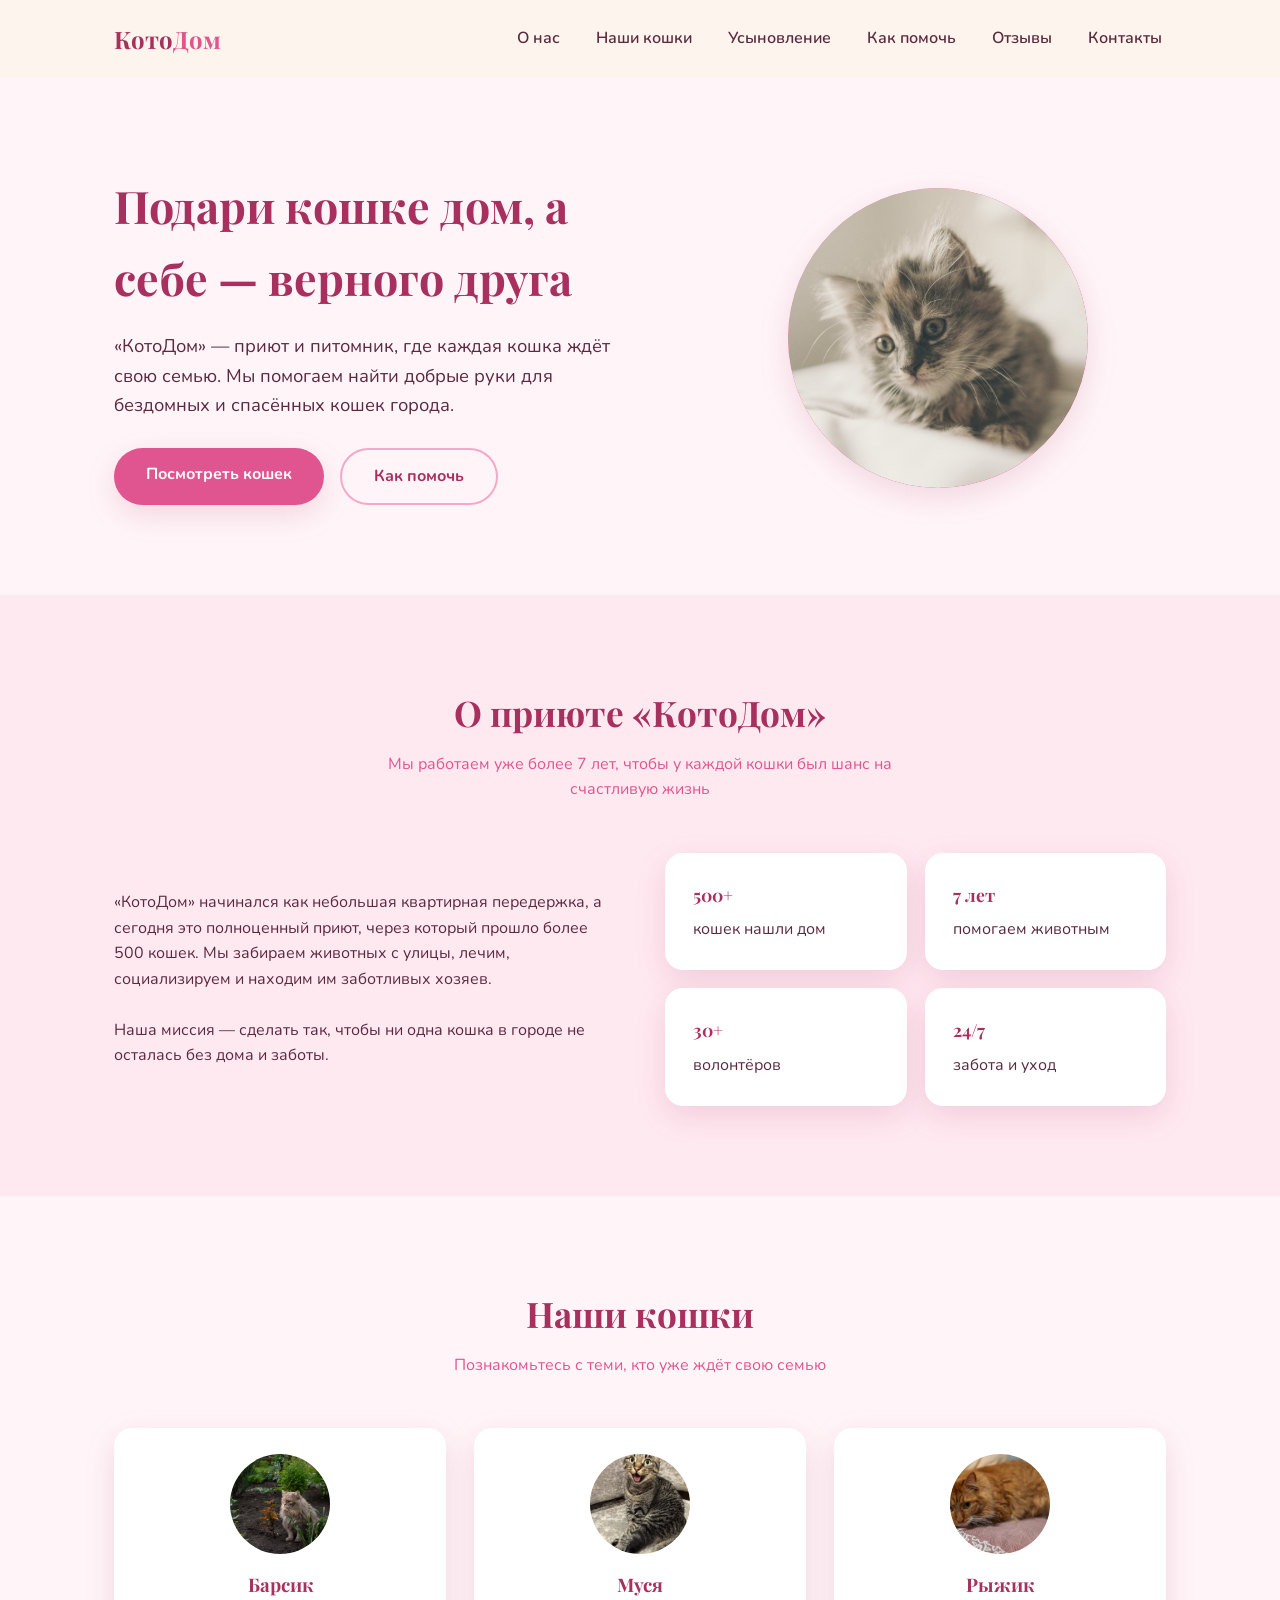
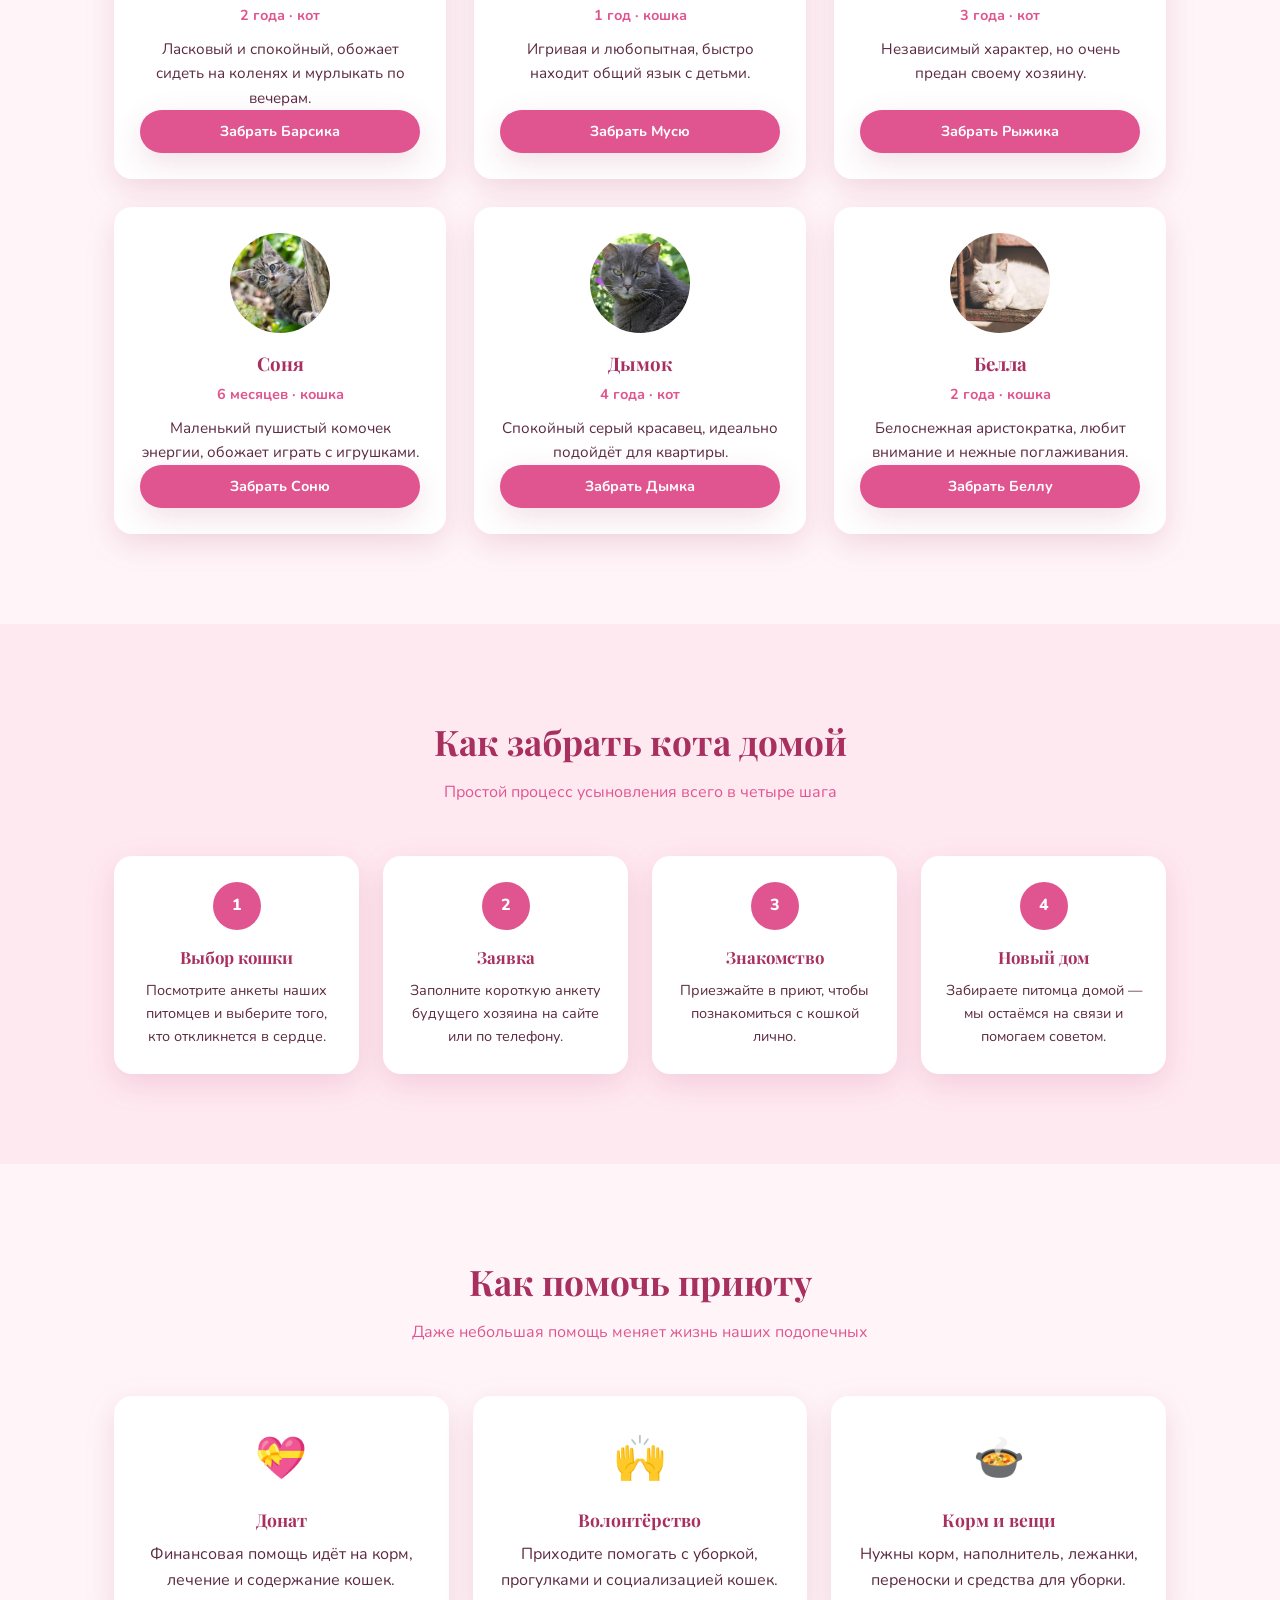
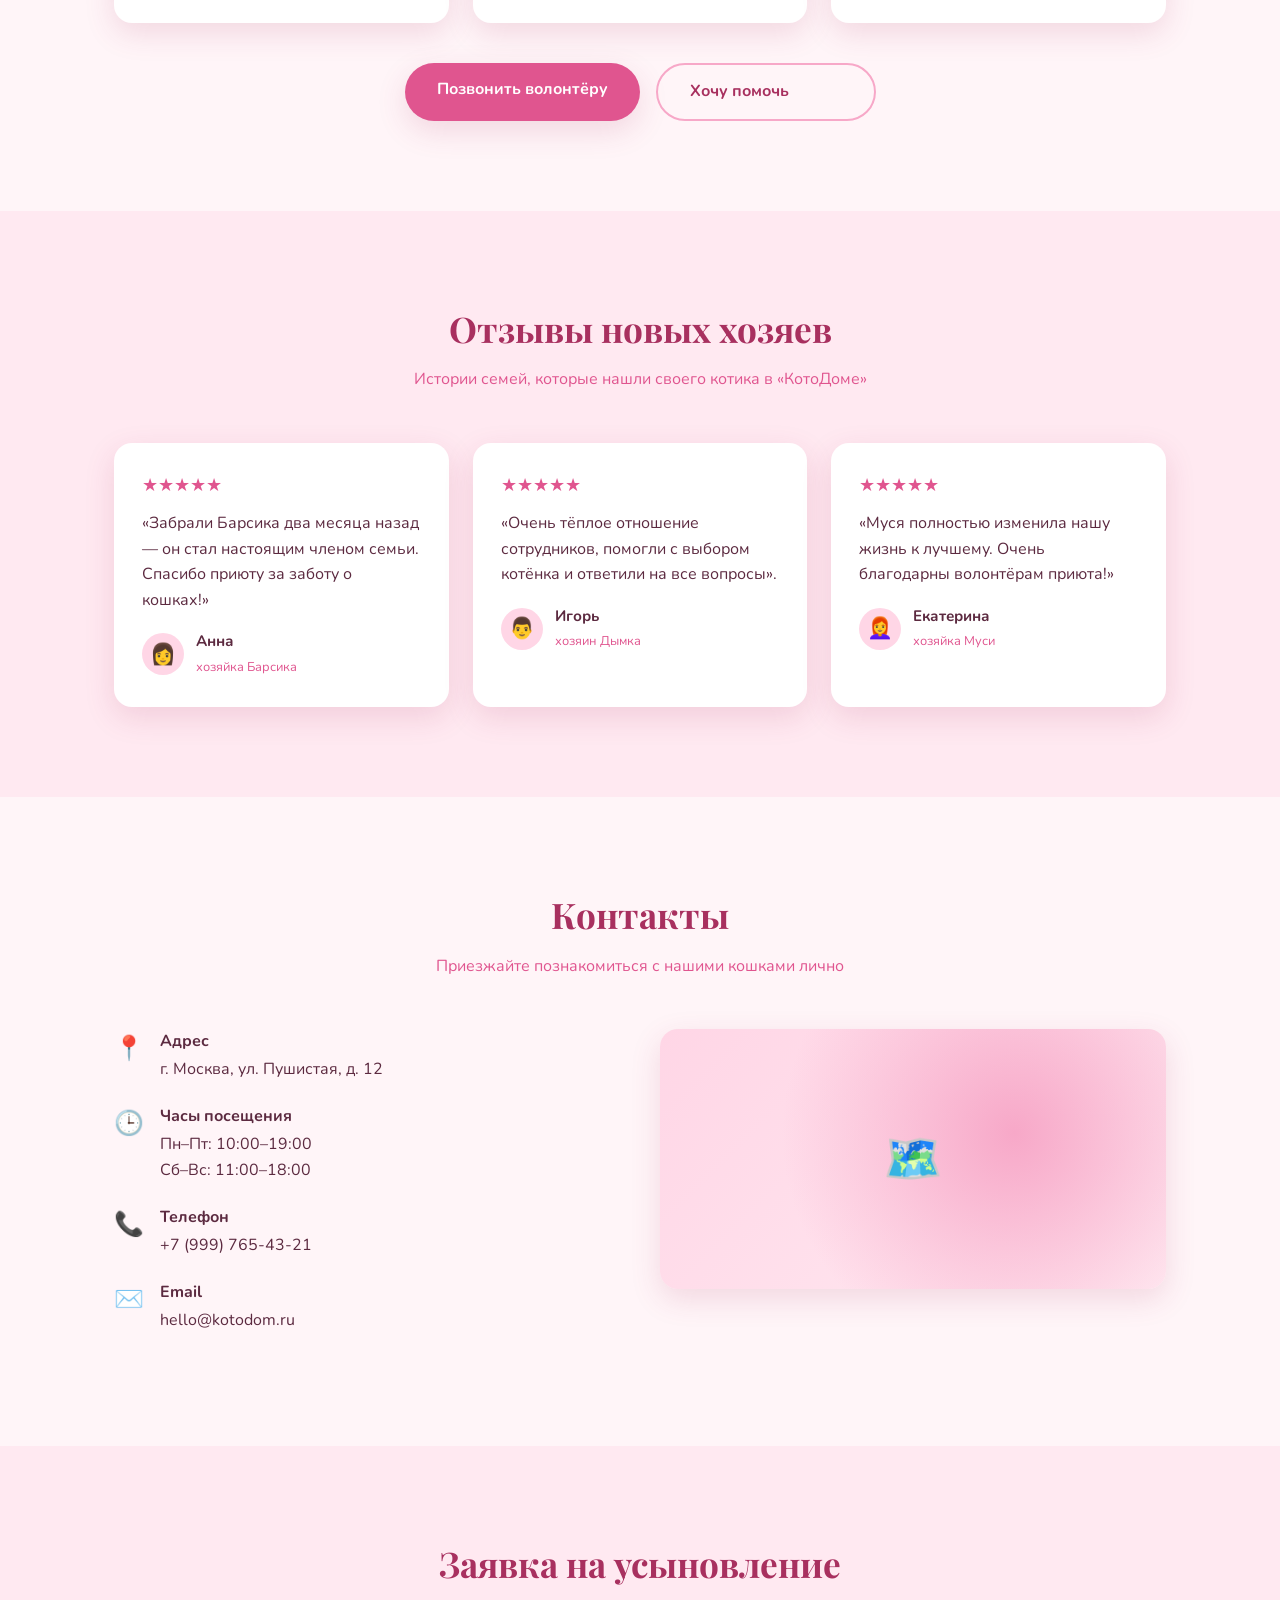
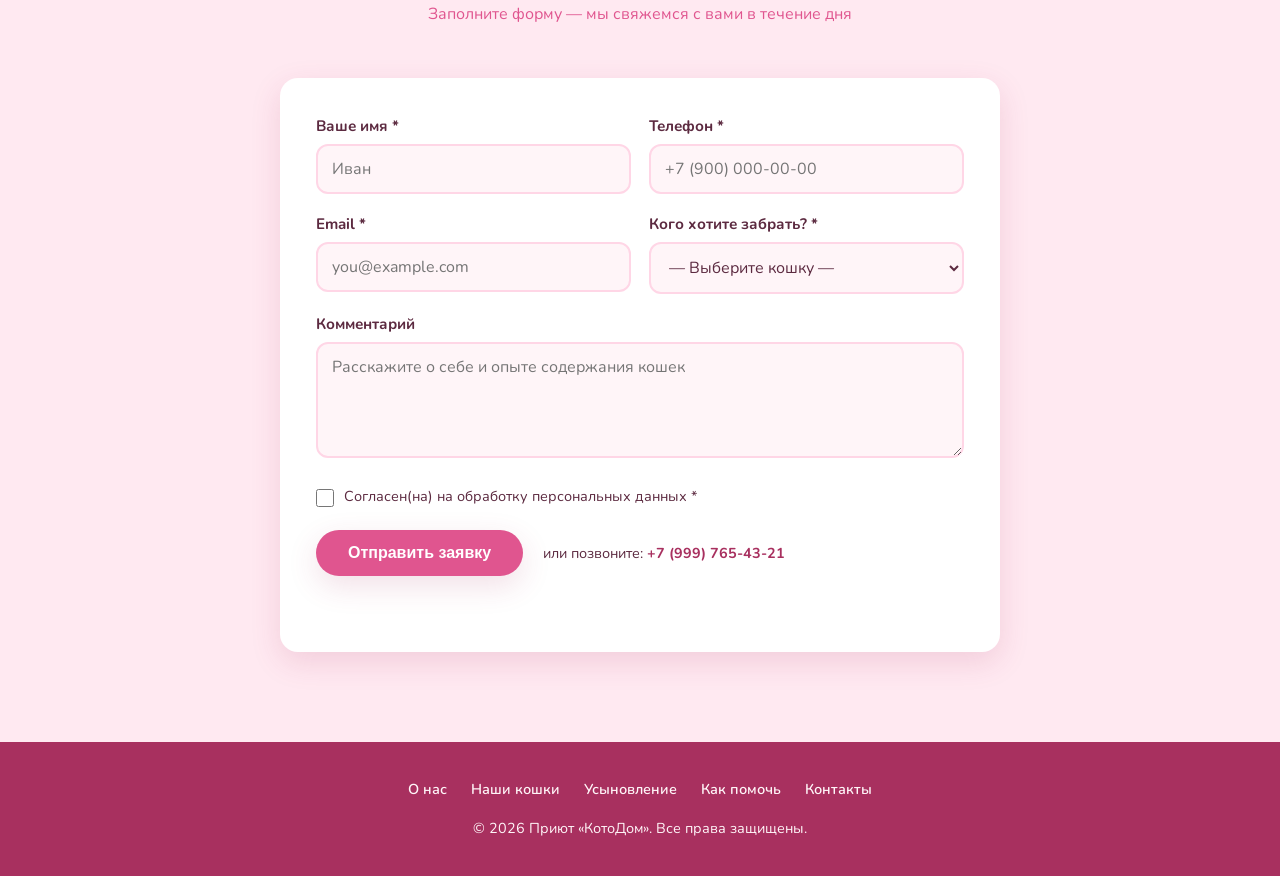
<file: index.html>
<!DOCTYPE html>
<html lang="ru">
<head>
<meta charset="UTF-8">
<meta name="viewport" content="width=device-width, initial-scale=1.0">
<meta name="description" content="Приют и питомник «КотоДом» — помогаем кошкам найти любящую семью. Более 500 кошек нашли дом: лечение, социализация, усыновление, помощь приюту.">
<meta name="author" content="Приют «КотоДом»">
<meta name="theme-color" content="#e0558f">

<!-- Open Graph -->
<meta property="og:type" content="website">
<meta property="og:locale" content="ru_RU">
<meta property="og:title" content="КотоДом — питомник и приют для кошек">
<meta property="og:description" content="Подари кошке дом, а себе — верного друга. Более 500 кошек уже нашли семью благодаря «КотоДому».">
<meta property="og:url" content="https://kotodom.ru/">
<meta property="og:image" content="https://kotodom.ru/og-image.jpg">
<meta property="og:site_name" content="КотоДом">

<!-- Twitter Card -->
<meta name="twitter:card" content="summary_large_image">
<meta name="twitter:title" content="КотоДом — питомник и приют для кошек">
<meta name="twitter:description" content="Подари кошке дом, а себе — верного друга. Более 500 кошек нашли семью.">
<meta name="twitter:image" content="https://kotodom.ru/og-image.jpg">

<link rel="canonical" href="https://kotodom.ru/">
<link rel="icon" type="image/svg+xml" href="favicon.svg">

<title>КотоДом — питомник и приют для кошек</title>

<!-- Шрифты -->
<link rel="preconnect" href="https://fonts.googleapis.com">
<link rel="preconnect" href="https://fonts.gstatic.com" crossorigin>
<link href="https://fonts.googleapis.com/css2?family=Nunito:wght@400;600;700;800&family=Playfair+Display:wght@600;700&display=swap" rel="stylesheet">

<!-- Стили (вынесены из монолита) -->
<link rel="stylesheet" href="css/base.css">
<link rel="stylesheet" href="css/components.css">
<link rel="stylesheet" href="css/responsive.css">

<!-- Структурированные данные: некоммерческая организация -->
<script type="application/ld+json">
{
  "@context": "https://schema.org",
  "@type": "NGO",
  "name": "КотоДом",
  "description": "Приют и питомник для кошек: лечение, социализация и поиск семьи для бездомных кошек.",
  "url": "https://kotodom.ru/",
  "email": "hello@kotodom.ru",
  "telephone": "+79997654321",
  "address": {
    "@type": "PostalAddress",
    "streetAddress": "ул. Пушистая, д. 12",
    "addressLocality": "Москва",
    "addressCountry": "RU"
  },
  "openingHours": ["Mo-Fr 10:00-19:00", "Sa-Su 11:00-18:00"],
  "areaServed": "Москва"
}
</script>
</head>
<body>

<header id="site-header">
  <div class="container nav-inner">
    <a href="#top" class="logo">Кото<span>Дом</span></a>
    <nav class="nav-links" aria-label="Основная навигация">
      <a href="#about">О нас</a>
      <a href="#cats">Наши кошки</a>
      <a href="#adoption">Усыновление</a>
      <a href="#help">Как помочь</a>
      <a href="#reviews">Отзывы</a>
      <a href="#contacts">Контакты</a>
    </nav>
    <button class="burger" id="burger" aria-label="Открыть меню" aria-expanded="false">
      <span></span><span></span><span></span>
    </button>
  </div>
  <nav class="mobile-menu" id="mobileMenu" aria-label="Мобильная навигация">
    <a href="#about">О нас</a>
    <a href="#cats">Наши кошки</a>
    <a href="#adoption">Усыновление</a>
    <a href="#help">Как помочь</a>
    <a href="#reviews">Отзывы</a>
    <a href="#contacts">Контакты</a>
  </nav>
</header>

<main>

  <!-- Hero -->
  <section class="hero" id="top">
    <div class="container" style="display:flex; align-items:center; gap:40px; flex-wrap:wrap;">
      <div class="hero-text">
        <h1>Подари кошке дом, а себе — верного друга</h1>
        <p>«КотоДом» — приют и питомник, где каждая кошка ждёт свою семью. Мы помогаем найти добрые руки для бездомных и спасённых кошек города.</p>
        <div class="hero-buttons">
          <a href="#cats" class="btn btn-primary">Посмотреть кошек</a>
          <a href="#help" class="btn btn-ghost">Как помочь</a>
        </div>
      </div>
      <div class="hero-visual">
        <div class="hero-circle">
          <img class="hero-cat-photo" src="иконка0.jpg" alt="Кот из приюта «КотоДом»" width="300" height="300" loading="lazy">
        </div>
      </div>
    </div>
  </section>

  <!-- About -->
  <section class="about" id="about">
    <div class="container">
      <div class="section-title">
        <h2>О приюте «КотоДом»</h2>
        <p>Мы работаем уже более 7 лет, чтобы у каждой кошки был шанс на счастливую жизнь</p>
      </div>
      <div class="about-grid">
        <div>
          <p>«КотоДом» начинался как небольшая квартирная передержка, а сегодня это полноценный приют, через который прошло более 500 кошек. Мы забираем животных с улицы, лечим, социализируем и находим им заботливых хозяев.</p>
          <br>
          <p>Наша миссия — сделать так, чтобы ни одна кошка в городе не осталась без дома и заботы.</p>
        </div>
        <div style="display:grid; grid-template-columns:1fr 1fr; gap:18px;">
          <div class="about-card">
            <h3>500+</h3>
            <p>кошек нашли дом</p>
          </div>
          <div class="about-card">
            <h3>7 лет</h3>
            <p>помогаем животным</p>
          </div>
          <div class="about-card">
            <h3>30+</h3>
            <p>волонтёров</p>
          </div>
          <div class="about-card">
            <h3>24/7</h3>
            <p>забота и уход</p>
          </div>
        </div>
      </div>
    </div>
  </section>

  <!-- Cats -->
  <section id="cats">
    <div class="container">
      <div class="section-title">
        <h2>Наши кошки</h2>
        <p>Познакомьтесь с теми, кто уже ждёт свою семью</p>
      </div>
      <div class="cats-grid">
        <div class="cat-card">
          <img class="cat-avatar" src="барсик1.jpg" alt="Кот Барсик" width="100" height="100" loading="lazy">
          <h3>Барсик</h3>
          <div class="cat-age">2 года · кот</div>
          <p>Ласковый и спокойный, обожает сидеть на коленях и мурлыкать по вечерам.</p>
          <a href="#adopt-form" class="btn btn-primary cat-adopt-btn" data-cat="Барсик">Забрать Барсика</a>
        </div>
        <div class="cat-card">
          <img class="cat-avatar" src="муся2.jpg" alt="Кошка Муся" width="100" height="100" loading="lazy">
          <h3>Муся</h3>
          <div class="cat-age">1 год · кошка</div>
          <p>Игривая и любопытная, быстро находит общий язык с детьми.</p>
          <a href="#adopt-form" class="btn btn-primary cat-adopt-btn" data-cat="Муся">Забрать Мусю</a>
        </div>
        <div class="cat-card">
          <img class="cat-avatar" src="рыжик3.jpg" alt="Кот Рыжик" width="100" height="100" loading="lazy">
          <h3>Рыжик</h3>
          <div class="cat-age">3 года · кот</div>
          <p>Независимый характер, но очень предан своему хозяину.</p>
          <a href="#adopt-form" class="btn btn-primary cat-adopt-btn" data-cat="Рыжик">Забрать Рыжика</a>
        </div>
        <div class="cat-card">
          <img class="cat-avatar" src="соня4.jpg" alt="Кошка Соня" width="100" height="100" loading="lazy">
          <h3>Соня</h3>
          <div class="cat-age">6 месяцев · кошка</div>
          <p>Маленький пушистый комочек энергии, обожает играть с игрушками.</p>
          <a href="#adopt-form" class="btn btn-primary cat-adopt-btn" data-cat="Соня">Забрать Соню</a>
        </div>
        <div class="cat-card">
          <img class="cat-avatar" src="дымок5.jpg" alt="Кот Дымок" width="100" height="100" loading="lazy">
          <h3>Дымок</h3>
          <div class="cat-age">4 года · кот</div>
          <p>Спокойный серый красавец, идеально подойдёт для квартиры.</p>
          <a href="#adopt-form" class="btn btn-primary cat-adopt-btn" data-cat="Дымок">Забрать Дымка</a>
        </div>
        <div class="cat-card">
          <img class="cat-avatar" src="белла6.jpg" alt="Кошка Белла" width="100" height="100" loading="lazy">
          <h3>Белла</h3>
          <div class="cat-age">2 года · кошка</div>
          <p>Белоснежная аристократка, любит внимание и нежные поглаживания.</p>
          <a href="#adopt-form" class="btn btn-primary cat-adopt-btn" data-cat="Белла">Забрать Беллу</a>
        </div>
      </div>
    </div>
  </section>

  <!-- Adoption steps -->
  <section class="steps" id="adoption">
    <div class="container">
      <div class="section-title">
        <h2>Как забрать кота домой</h2>
        <p>Простой процесс усыновления всего в четыре шага</p>
      </div>
      <div class="steps-grid">
        <div class="step">
          <div class="step-num">1</div>
          <h3>Выбор кошки</h3>
          <p>Посмотрите анкеты наших питомцев и выберите того, кто откликнется в сердце.</p>
        </div>
        <div class="step">
          <div class="step-num">2</div>
          <h3>Заявка</h3>
          <p>Заполните короткую анкету будущего хозяина на сайте или по телефону.</p>
        </div>
        <div class="step">
          <div class="step-num">3</div>
          <h3>Знакомство</h3>
          <p>Приезжайте в приют, чтобы познакомиться с кошкой лично.</p>
        </div>
        <div class="step">
          <div class="step-num">4</div>
          <h3>Новый дом</h3>
          <p>Забираете питомца домой — мы остаёмся на связи и помогаем советом.</p>
        </div>
      </div>
    </div>
  </section>

  <!-- Help -->
  <section id="help">
    <div class="container">
      <div class="section-title">
        <h2>Как помочь приюту</h2>
        <p>Даже небольшая помощь меняет жизнь наших подопечных</p>
      </div>
      <div class="help-grid">
        <div class="help-card">
          <div class="help-icon">💝</div>
          <h3>Донат</h3>
          <p>Финансовая помощь идёт на корм, лечение и содержание кошек.</p>
        </div>
        <div class="help-card">
          <div class="help-icon">🙌</div>
          <h3>Волонтёрство</h3>
          <p>Приходите помогать с уборкой, прогулками и социализацией кошек.</p>
        </div>
        <div class="help-card">
          <div class="help-icon">🍲</div>
          <h3>Корм и вещи</h3>
          <p>Нужны корм, наполнитель, лежанки, переноски и средства для уборки.</p>
        </div>
      </div>
      <div class="help-actions">
        <a href="tel:+79997654321" class="btn btn-primary">Позвонить волонтёру</a>
        <a href="mailto:hello@kotodom.ru?subject=%D0%A5%D0%BE%D1%87%D1%83%20%D0%BF%D0%BE%D0%BC%D0%BE%D1%87%D1%8C%20%D0%BF%D1%80%D0%B8%D1%8E%D1%82%D1%83%20%C2%AB%D0%9A%D0%BE%D1%82%D0%BE%D0%94%D0%BE%D0%BC%C2%BB" class="btn btn-ghost">Хочу помочь</a>
      </div>
    </div>
  </section>

  <!-- Reviews -->
  <section class="reviews" id="reviews">
    <div class="container">
      <div class="section-title">
        <h2>Отзывы новых хозяев</h2>
        <p>Истории семей, которые нашли своего котика в «КотоДоме»</p>
      </div>
      <div class="reviews-grid">
        <div class="review-card">
          <div class="review-stars">★★★★★</div>
          <p>«Забрали Барсика два месяца назад — он стал настоящим членом семьи. Спасибо приюту за заботу о кошках!»</p>
          <div class="review-author">
            <div class="review-avatar">👩</div>
            <div><strong>Анна</strong><span>хозяйка Барсика</span></div>
          </div>
        </div>
        <div class="review-card">
          <div class="review-stars">★★★★★</div>
          <p>«Очень тёплое отношение сотрудников, помогли с выбором котёнка и ответили на все вопросы».</p>
          <div class="review-author">
            <div class="review-avatar">👨</div>
            <div><strong>Игорь</strong><span>хозяин Дымка</span></div>
          </div>
        </div>
        <div class="review-card">
          <div class="review-stars">★★★★★</div>
          <p>«Муся полностью изменила нашу жизнь к лучшему. Очень благодарны волонтёрам приюта!»</p>
          <div class="review-author">
            <div class="review-avatar">👩‍🦰</div>
            <div><strong>Екатерина</strong><span>хозяйка Муси</span></div>
          </div>
        </div>
      </div>
    </div>
  </section>

  <!-- Contacts -->
  <section id="contacts">
    <div class="container">
      <div class="section-title">
        <h2>Контакты</h2>
        <p>Приезжайте познакомиться с нашими кошками лично</p>
      </div>
      <div class="contacts-grid">
        <div>
          <div class="contact-row">
            <div class="contact-icon">📍</div>
            <div>
              <h4>Адрес</h4>
              <p>г. Москва, ул. Пушистая, д. 12</p>
            </div>
          </div>
          <div class="contact-row">
            <div class="contact-icon">🕒</div>
            <div>
              <h4>Часы посещения</h4>
              <p>Пн–Пт: 10:00–19:00<br>Сб–Вс: 11:00–18:00</p>
            </div>
          </div>
          <div class="contact-row">
            <div class="contact-icon">📞</div>
            <div>
              <h4>Телефон</h4>
              <p>+7 (999) 765-43-21</p>
            </div>
          </div>
          <div class="contact-row">
            <div class="contact-icon">✉️</div>
            <div>
              <h4>Email</h4>
              <p>hello@kotodom.ru</p>
            </div>
          </div>
        </div>
        <div class="map-visual" role="img" aria-label="Схематичное изображение карты расположения приюта">🗺️</div>
      </div>
    </div>
  </section>

  <!-- Adoption form -->
  <section class="adopt-form-section" id="adopt-form">
    <div class="container">
      <div class="section-title">
        <h2>Заявка на усыновление</h2>
        <p>Заполните форму — мы свяжемся с вами в течение дня</p>
      </div>

      <form class="adopt-form" id="adoptForm" novalidate>
        <div class="form-row">
          <div class="form-field">
            <label for="f-name">Ваше имя *</label>
            <input type="text" id="f-name" name="name" required autocomplete="name" placeholder="Иван">
          </div>
          <div class="form-field">
            <label for="f-phone">Телефон *</label>
            <input type="tel" id="f-phone" name="phone" required autocomplete="tel" placeholder="+7 (900) 000-00-00">
          </div>
        </div>

        <div class="form-row">
          <div class="form-field">
            <label for="f-email">Email *</label>
            <input type="email" id="f-email" name="email" required autocomplete="email" placeholder="you@example.com">
          </div>
          <div class="form-field">
            <label for="f-cat">Кого хотите забрать? *</label>
            <select id="f-cat" name="cat" required>
              <option value="">— Выберите кошку —</option>
              <option value="Барсик">Барсик</option>
              <option value="Муся">Муся</option>
              <option value="Рыжик">Рыжик</option>
              <option value="Соня">Соня</option>
              <option value="Дымок">Дымок</option>
              <option value="Белла">Белла</option>
            </select>
          </div>
        </div>

        <div class="form-field">
          <label for="f-comment">Комментарий</label>
          <textarea id="f-comment" name="comment" rows="4" placeholder="Расскажите о себе и опыте содержания кошек"></textarea>
        </div>

        <label class="form-check">
          <input type="checkbox" name="consent" required>
          <span>Согласен(на) на обработку персональных данных *</span>
        </label>

        <div class="form-actions">
          <button type="submit" class="btn btn-primary" id="submitBtn">Отправить заявку</button>
          <p class="form-hint">или позвоните: <a href="tel:+79997654321">+7 (999) 765-43-21</a></p>
        </div>

        <p class="form-status" id="formStatus" role="status" aria-live="polite"></p>
      </form>
    </div>
  </section>

</main>

<footer>
  <div class="container">
    <div class="footer-links">
      <a href="#about">О нас</a>
      <a href="#cats">Наши кошки</a>
      <a href="#adoption">Усыновление</a>
      <a href="#help">Как помочь</a>
      <a href="#contacts">Контакты</a>
    </div>
    <p>© 2026 Приют «КотоДом». Все права защищены.</p>
  </div>
</footer>

<script src="js/main.js"></script>

</body>
</html>
</file>
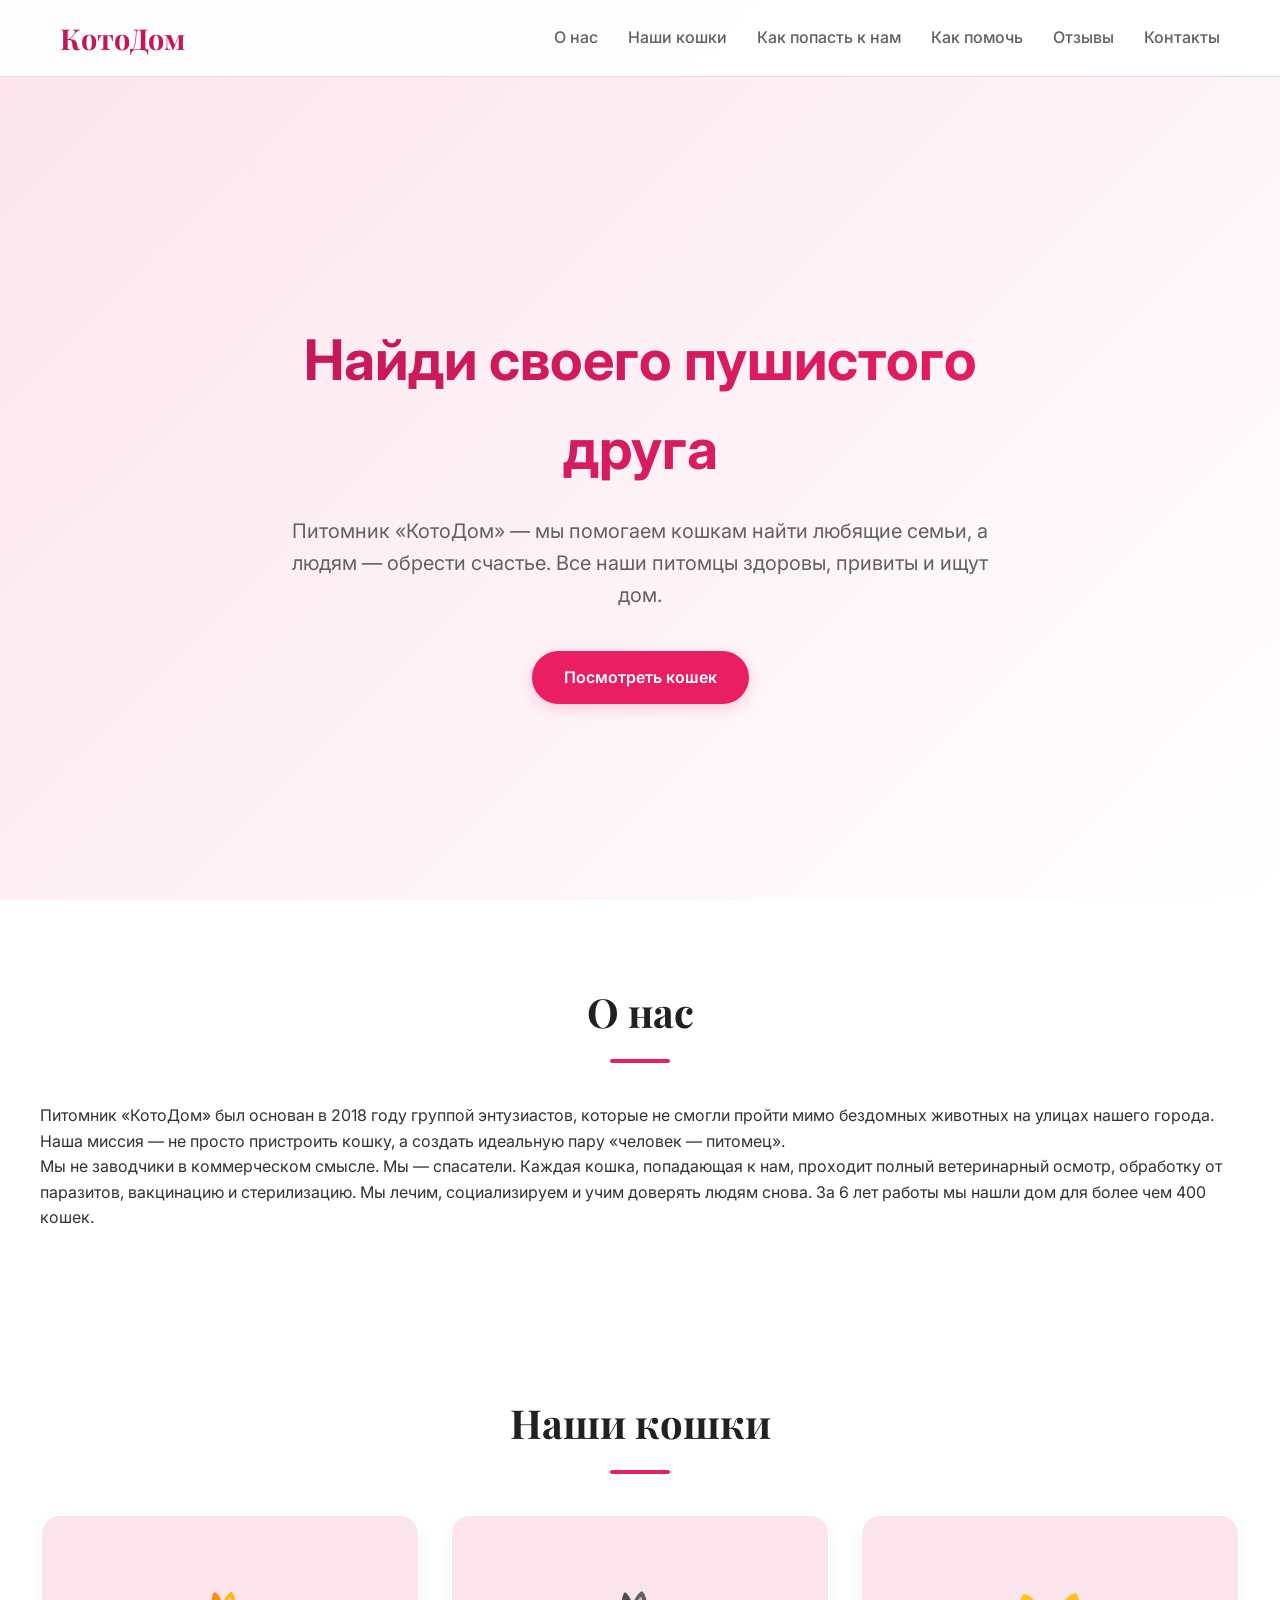
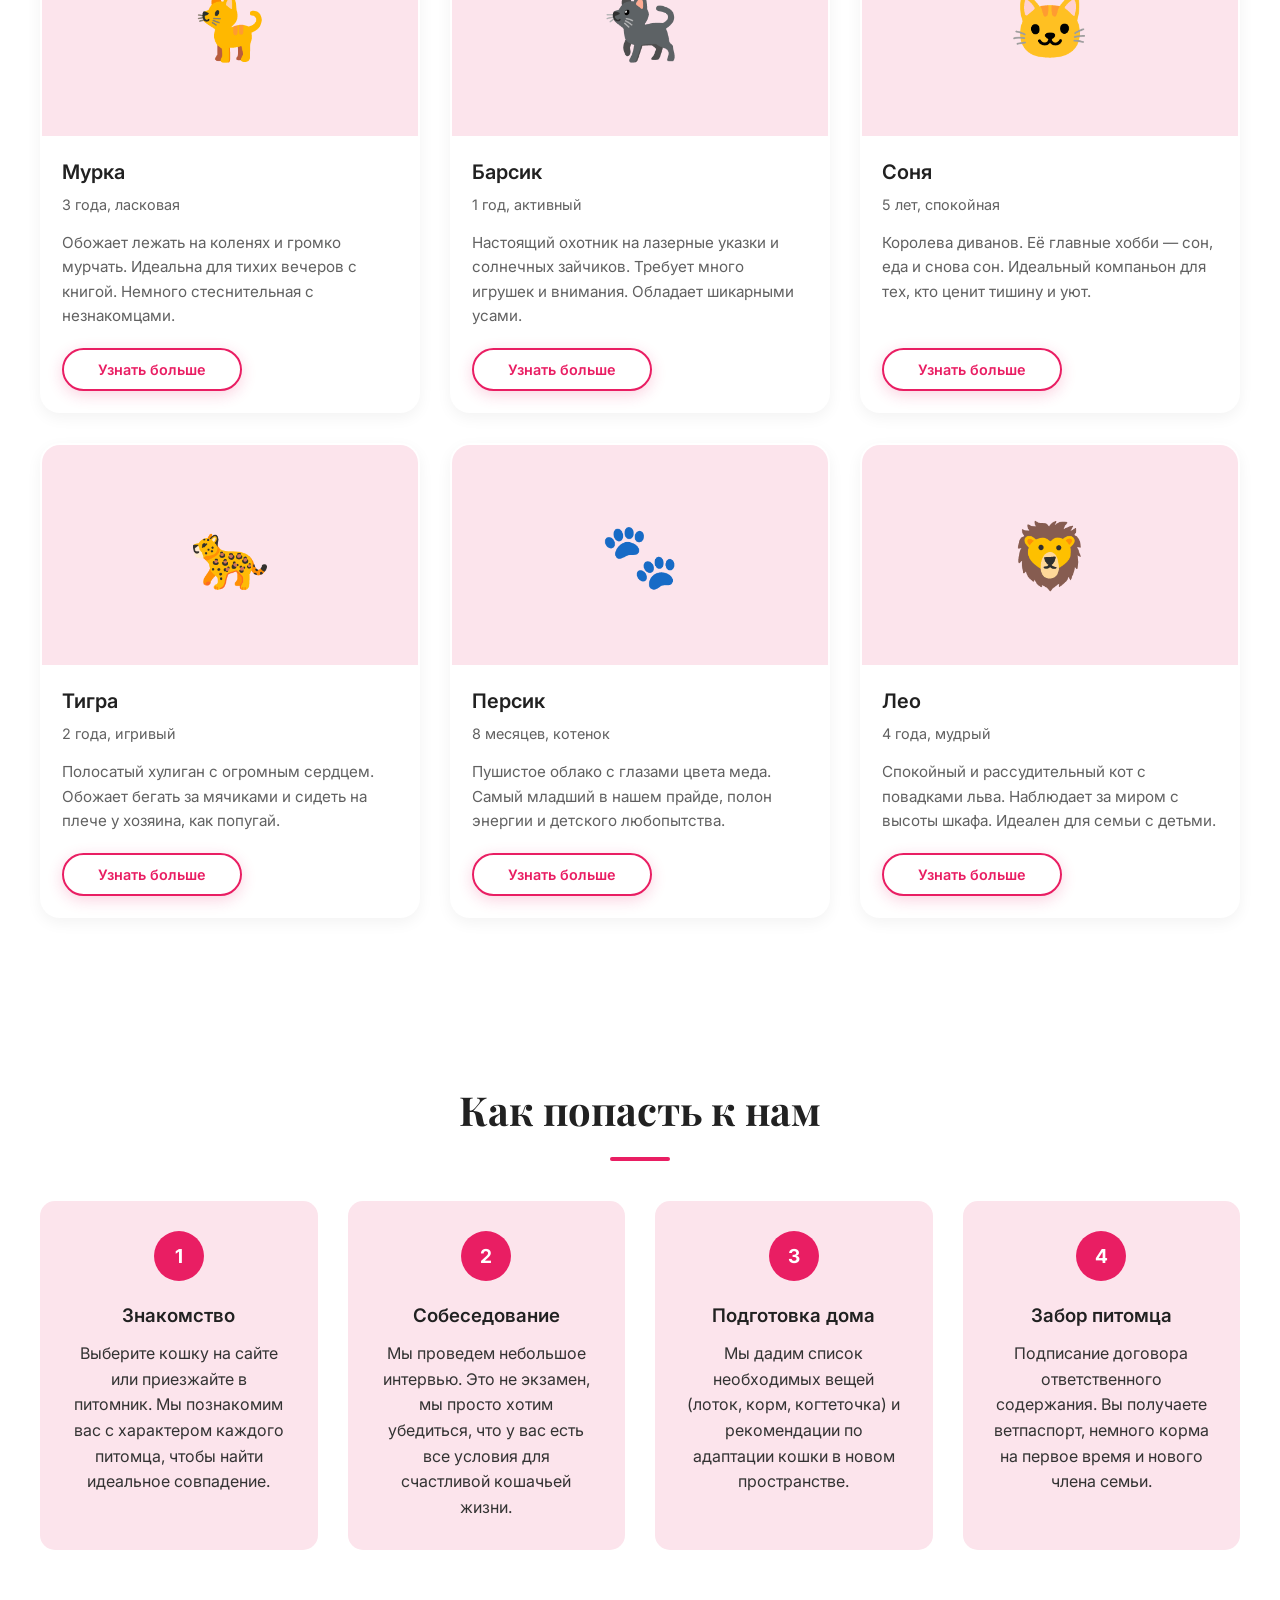
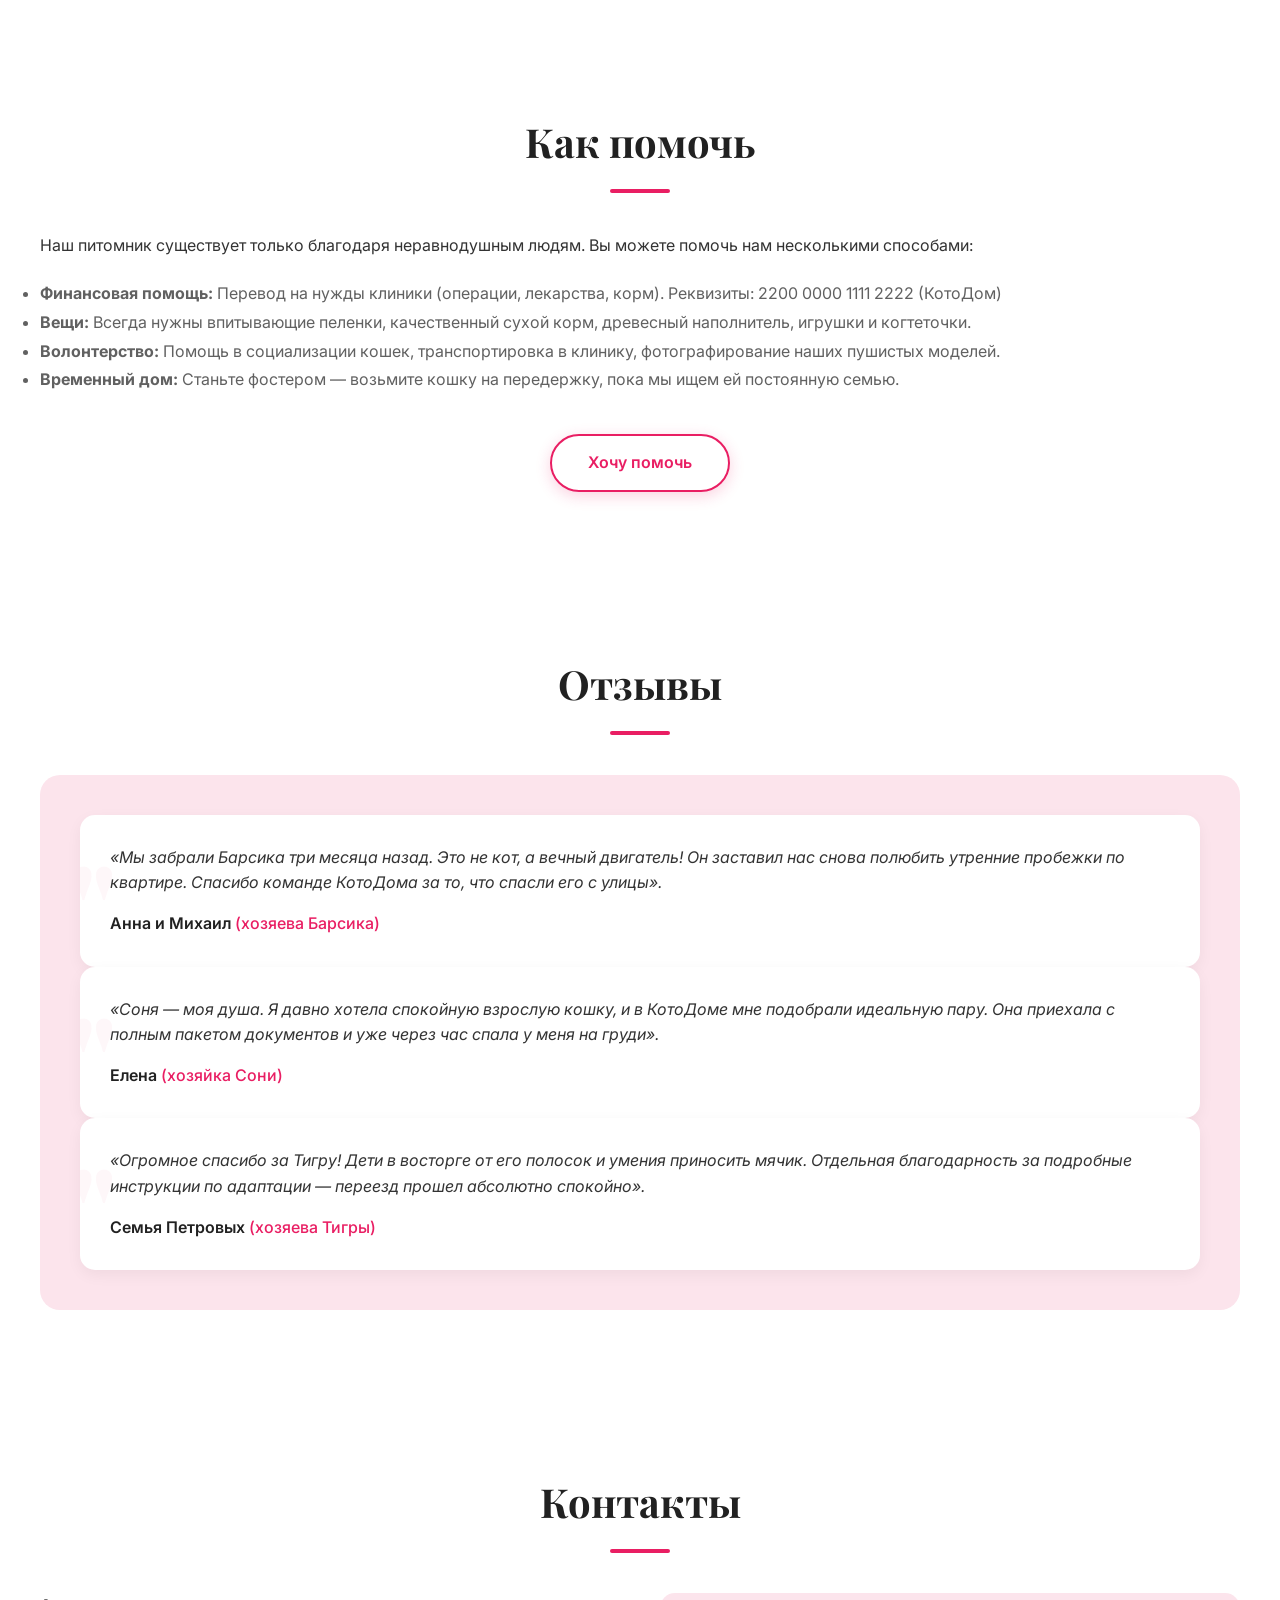
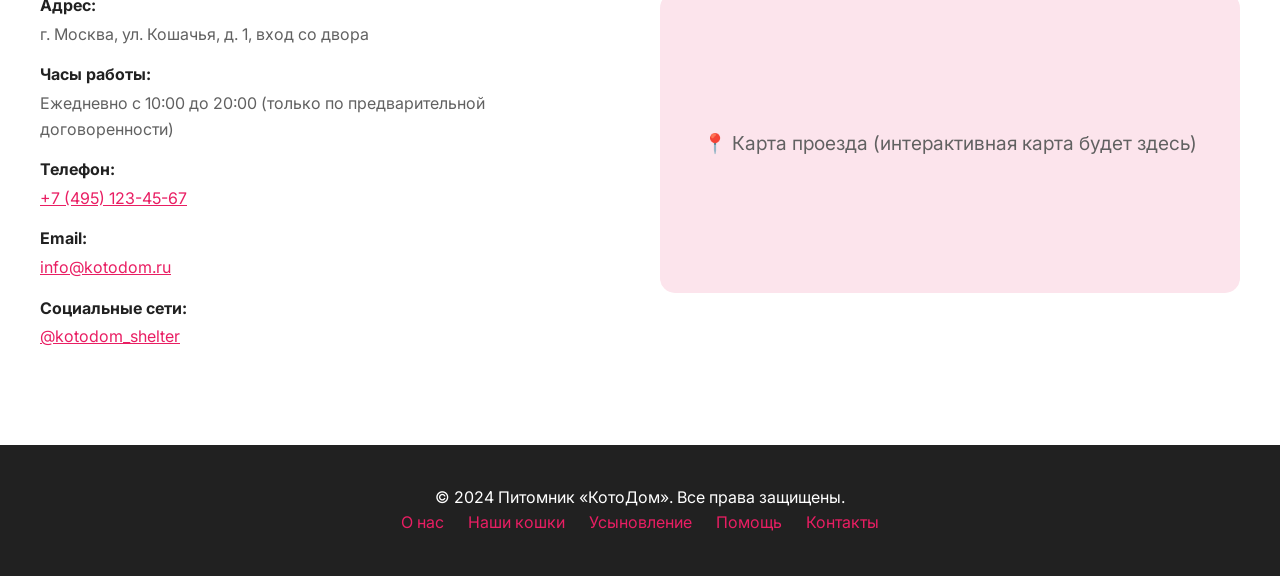
<file: index1.html>
<!DOCTYPE html>
<html lang="ru">
<head>
    <meta charset="UTF-8">
    <meta name="viewport" content="width=device-width, initial-scale=1.0">
    <title>КотоДом — Питомник кошек</title>
    <!-- Современная типографика из Google Fonts -->
    <link rel="preconnect" href="https://fonts.googleapis.com">
    <link rel="preconnect" href="https://fonts.gstatic.com" crossorigin>
    <link href="https://fonts.googleapis.com/css2?family=Inter:wght@400;500;600;700&family=Playfair+Display:wght@700&display=swap" rel="stylesheet">
    <style>
        /* Сброс стилей и базовые настройки */
        *, *::before, *::after {
            box-sizing: border-box;
            margin: 0;
            padding: 0;
        }

        html {
            scroll-behavior: smooth;
            font-size: 16px;
        }

        body {
            font-family: 'Inter', -apple-system, BlinkMacSystemFont, sans-serif;
            line-height: 1.6;
            color: #333;
            background-color: #fff;
        }

        /* Цветовая палитра */
        :root {
            --pink-light: #fce4ec; /* пудровый */
            --pink-medium: #f8bbd0; /* светло-розовый */
            --pink-accent: #e91e63; /* малиновый */
            --pink-dark: #c2185b; /* фуксия для акцентов */
            --text-dark: #212121;
            --text-medium: #616161;
            --border-light: #e0e0e0;
        }

        /* Контейнеры */
        .container {
            max-width: 1200px;
            margin: 0 auto;
            padding: 0 20px;
        }

        .section {
            padding: 80px 0;
        }

        .section-title {
            font-family: 'Playfair Display', serif;
            font-size: 2.5rem;
            font-weight: 700;
            text-align: center;
            margin-bottom: 40px;
            color: var(--text-dark);
            position: relative;
        }

        .section-title::after {
            content: '';
            display: block;
            width: 60px;
            height: 4px;
            background: var(--pink-accent);
            border-radius: 2px;
            margin: 15px auto 0;
        }

        /* Кнопки */
        .btn {
            display: inline-block;
            padding: 14px 32px;
            background: var(--pink-accent);
            color: #fff;
            text-decoration: none;
            font-weight: 600;
            font-size: 1rem;
            border-radius: 50px;
            border: none;
            cursor: pointer;
            transition: all 0.3s ease;
            box-shadow: 0 4px 15px rgba(233, 30, 99, 0.2);
            min-width: 180px;
            text-align: center;
        }

        .btn:hover {
            background: var(--pink-dark);
            transform: translateY(-2px);
            box-shadow: 0 6px 20px rgba(233, 30, 99, 0.3);
        }

        .btn-outline {
            background: transparent;
            border: 2px solid var(--pink-accent);
            color: var(--pink-accent);
        }

        .btn-outline:hover {
            background: var(--pink-accent);
            color: #fff;
        }

        /* Навигация */
        header {
            position: fixed;
            top: 0;
            left: 0;
            width: 100%;
            background: rgba(255, 255, 255, 0.95);
            backdrop-filter: blur(10px);
            z-index: 1000;
            border-bottom: 1px solid var(--border-light);
        }

        .nav {
            display: flex;
            justify-content: space-between;
            align-items: center;
            padding: 15px 20px;
        }

        .logo {
            font-family: 'Playfair Display', serif;
            font-size: 1.8rem;
            font-weight: 700;
            color: var(--pink-dark);
            text-decoration: none;
        }

        .nav-menu {
            display: flex;
            list-style: none;
            gap: 30px;
        }

        .nav-menu a {
            text-decoration: none;
            color: var(--text-medium);
            font-weight: 500;
            transition: color 0.3s ease;
            position: relative;
        }

        .nav-menu a::after {
            content: '';
            position: absolute;
            bottom: -5px;
            left: 0;
            width: 0;
            height: 2px;
            background: var(--pink-accent);
            transition: width 0.3s ease;
        }

        .nav-menu a:hover {
            color: var(--pink-dark);
        }

        .nav-menu a:hover::after {
            width: 100%;
        }

        .burger {
            display: none;
            flex-direction: column;
            gap: 5px;
            cursor: pointer;
            background: none;
            border: none;
            padding: 5px;
        }

        .burger span {
            width: 25px;
            height: 2px;
            background: var(--text-dark);
            transition: all 0.3s ease;
        }

        /* Hero */
        .hero {
            background: linear-gradient(135deg, var(--pink-light) 0%, #fff 100%);
            padding-top: 120px;
            min-height: 100vh;
            display: flex;
            align-items: center;
        }

        .hero-content {
            text-align: center;
            max-width: 700px;
            margin: 0 auto;
        }

        .hero-title {
            font-size: 3.5rem;
            font-weight: 700;
            margin-bottom: 20px;
            color: var(--pink-dark);
            background: linear-gradient(135deg, var(--pink-dark) 0%, var(--pink-accent) 100%);
            -webkit-background-clip: text;
            -webkit-text-fill-color: transparent;
            background-clip: text;
        }

        .hero-subtitle {
            font-size: 1.25rem;
            color: var(--text-medium);
            margin-bottom: 40px;
        }

        /* Карточки кошек */
        .cats-grid {
            display: grid;
            grid-template-columns: repeat(auto-fit, minmax(280px, 1fr));
            gap: 30px;
            margin-top: 40px;
        }

        .cat-card {
            background: #fff;
            border-radius: 20px;
            overflow: hidden;
            box-shadow: 0 5px 15px rgba(0, 0, 0, 0.05);
            transition: all 0.3s ease;
            border: 2px solid transparent;
            display: flex;
            flex-direction: column;
        }

        .cat-card:hover {
            transform: translateY(-8px);
            box-shadow: 0 15px 30px rgba(0, 0, 0, 0.1);
            border-color: var(--pink-accent);
        }

        .cat-photo {
            width: 100%;
            height: 220px;
            background: var(--pink-light);
            display: flex;
            align-items: center;
            justify-content: center;
            font-size: 4rem;
        }

        .cat-info {
            padding: 20px;
            flex-grow: 1;
            display: flex;
            flex-direction: column;
        }

        .cat-name {
            font-size: 1.25rem;
            font-weight: 600;
            margin-bottom: 5px;
            color: var(--text-dark);
        }

        .cat-age {
            font-size: 0.9rem;
            color: var(--text-medium);
            margin-bottom: 15px;
        }

        .cat-desc {
            font-size: 0.95rem;
            color: var(--text-medium);
            flex-grow: 1;
            margin-bottom: 20px;
        }

        .cat-btn {
            margin-top: auto;
            align-self: flex-start;
            padding: 8px 16px;
            font-size: 0.9rem;
        }

        /* Процесс усыновления */
        .steps {
            display: flex;
            flex-wrap: wrap;
            gap: 30px;
            justify-content: center;
        }

        .step {
            flex: 1;
            min-width: 250px;
            background: var(--pink-light);
            padding: 30px;
            border-radius: 15px;
            text-align: center;
            position: relative;
            transition: transform 0.3s ease;
        }

        .step:hover {
            transform: translateY(-5px);
        }

        .step-number {
            width: 50px;
            height: 50px;
            background: var(--pink-accent);
            color: #fff;
            border-radius: 50%;
            display: flex;
            align-items: center;
            justify-content: center;
            font-weight: 700;
            font-size: 1.2rem;
            margin: 0 auto 20px;
        }

        .step-title {
            font-weight: 600;
            margin-bottom: 10px;
            color: var(--text-dark);
        }

        /* Отзывы */
        .testimonials {
            background: var(--pink-light);
            border-radius: 20px;
            padding: 40px;
        }

        .testimonial {
            background: #fff;
            border-radius: 15px;
            padding: 30px;
            box-shadow: 0 5px 15px rgba(0, 0, 0, 0.05);
            position: relative;
            overflow: hidden;
        }

        .testimonial::before {
            content: '"';
            position: absolute;
            top: -10px;
            left: -10px;
            font-size: 8rem;
            color: var(--pink-light);
            opacity: 0.3;
            font-family: 'Playfair Display', serif;
            font-weight: 700;
        }

        .testimonial-text {
            font-style: italic;
            margin-bottom: 15px;
            position: relative;
            z-index: 1;
        }

        .testimonial-author {
            font-weight: 600;
            color: var(--text-dark);
        }

        .testimonial-cat {
            color: var(--pink-accent);
            font-weight: 500;
        }

        /* Контакты */
        .contacts-grid {
            display: grid;
            grid-template-columns: 1fr 1fr;
            gap: 40px;
            align-items: start;
        }

        .contact-info p {
            margin-bottom: 15px;
            color: var(--text-medium);
        }

        .contact-info strong {
            color: var(--text-dark);
            display: block;
            margin-bottom: 3px;
        }

        .map-placeholder {
            background: var(--pink-light);
            height: 300px;
            border-radius: 15px;
            display: flex;
            align-items: center;
            justify-content: center;
            color: var(--text-medium);
            font-size: 1.2rem;
        }

        /* Футер */
        footer {
            background: var(--text-dark);
            color: #fff;
            text-align: center;
            padding: 40px 20px;
        }

        .footer-links a {
            color: var(--pink-accent);
            text-decoration: none;
            margin: 0 10px;
            transition: color 0.3s ease;
        }

        .footer-links a:hover {
            color: #fff;
        }

        /* Адаптивность */
        @media (max-width: 1024px) {
            .hero-title {
                font-size: 2.8rem;
            }
            .steps {
                flex-direction: column;
            }
            .contacts-grid {
                grid-template-columns: 1fr;
                gap: 30px;
            }
        }

        @media (max-width: 768px) {
            .section {
                padding: 60px 0;
            }
            .nav-menu {
                position: fixed;
                left: -100%;
                top: 70px;
                flex-direction: column;
                background: #fff;
                width: 250px;
                height: calc(100vh - 70px);
                padding: 40px 20px;
                box-shadow: 2px 0 10px rgba(0,0,0,0.1);
                transition: left 0.3s ease;
                z-index: 999;
            }
            .nav-menu.active {
                left: 0;
            }
            .burger {
                display: flex;
            }
            .burger.active span:nth-child(1) {
                transform: rotate(45deg) translate(7px, 7px);
            }
            .burger.active span:nth-child(2) {
                opacity: 0;
            }
            .burger.active span:nth-child(3) {
                transform: rotate(-45deg) translate(7px, -7px);
            }
            .cats-grid {
                grid-template-columns: repeat(auto-fit, minmax(240px, 1fr));
            }
        }

        @media (max-width: 480px) {
            .hero-title {
                font-size: 2.2rem;
            }
            .hero-subtitle {
                font-size: 1.1rem;
            }
            .btn {
                padding: 12px 24px;
                min-width: auto;
            }
            .cat-photo {
                height: 180px;
            }
            .testimonials {
                padding: 20px;
            }
            .testimonial {
                padding: 20px;
            }
        }
    </style>
</head>
<body>

<header>
    <nav class="nav container">
        <a href="#" class="logo">КотоДом</a>
        <ul class="nav-menu" id="navMenu">
            <li><a href="#about">О нас</a></li>
            <li><a href="#cats">Наши кошки</a></li>
            <li><a href="#process">Как попасть к нам</a></li>
            <li><a href="#help">Как помочь</a></li>
            <li><a href="#reviews">Отзывы</a></li>
            <li><a href="#contacts">Контакты</a></li>
        </ul>
        <button class="burger" id="burger" aria-label="Открыть меню" aria-expanded="false" aria-controls="navMenu">
            <span></span>
            <span></span>
            <span></span>
        </button>
    </nav>
</header>

<main>
    <section class="hero">
        <div class="container">
            <div class="hero-content">
                <h1 class="hero-title">Найди своего пушистого друга</h1>
                <p class="hero-subtitle">Питомник «КотоДом» — мы помогаем кошкам найти любящие семьи, а людям — обрести счастье. Все наши питомцы здоровы, привиты и ищут дом.</p>
                <a href="#cats" class="btn">Посмотреть кошек</a>
            </div>
        </div>
    </section>

    <section id="about" class="section container">
        <h2 class="section-title">О нас</h2>
        <p>Питомник «КотоДом» был основан в 2018 году группой энтузиастов, которые не смогли пройти мимо бездомных животных на улицах нашего города. Наша миссия — не просто пристроить кошку, а создать идеальную пару «человек — питомец».</p>
        <p>Мы не заводчики в коммерческом смысле. Мы — спасатели. Каждая кошка, попадающая к нам, проходит полный ветеринарный осмотр, обработку от паразитов, вакцинацию и стерилизацию. Мы лечим, социализируем и учим доверять людям снова. За 6 лет работы мы нашли дом для более чем 400 кошек.</p>
    </section>

    <section id="cats" class="section container">
        <h2 class="section-title">Наши кошки</h2>
        <div class="cats-grid">
            <!-- Карточка 1 -->
            <div class="cat-card">
                <div class="cat-photo" aria-label="Фото кошки">🐈</div>
                <div class="cat-info">
                    <h3 class="cat-name">Мурка</h3>
                    <p class="cat-age">3 года, ласковая</p>
                    <p class="cat-desc">Обожает лежать на коленях и громко мурчать. Идеальна для тихих вечеров с книгой. Немного стеснительная с незнакомцами.</p>
                    <a href="#" class="btn btn-outline cat-btn">Узнать больше</a>
                </div>
            </div>
            <!-- Карточка 2 -->
            <div class="cat-card">
                <div class="cat-photo" aria-label="Фото кота">🐈‍⬛</div>
                <div class="cat-info">
                    <h3 class="cat-name">Барсик</h3>
                    <p class="cat-age">1 год, активный</p>
                    <p class="cat-desc">Настоящий охотник на лазерные указки и солнечных зайчиков. Требует много игрушек и внимания. Обладает шикарными усами.</p>
                    <a href="#" class="btn btn-outline cat-btn">Узнать больше</a>
                </div>
            </div>
            <!-- Карточка 3 -->
            <div class="cat-card">
                <div class="cat-photo" aria-label="Фото кошки">🐱</div>
                <div class="cat-info">
                    <h3 class="cat-name">Соня</h3>
                    <p class="cat-age">5 лет, спокойная</p>
                    <p class="cat-desc">Королева диванов. Её главные хобби — сон, еда и снова сон. Идеальный компаньон для тех, кто ценит тишину и уют.</p>
                    <a href="#" class="btn btn-outline cat-btn">Узнать больше</a>
                </div>
            </div>
            <!-- Карточка 4 -->
            <div class="cat-card">
                <div class="cat-photo" aria-label="Фото кота">🐆</div>
                <div class="cat-info">
                    <h3 class="cat-name">Тигра</h3>
                    <p class="cat-age">2 года, игривый</p>
                    <p class="cat-desc">Полосатый хулиган с огромным сердцем. Обожает бегать за мячиками и сидеть на плече у хозяина, как попугай.</p>
                    <a href="#" class="btn btn-outline cat-btn">Узнать больше</a>
                </div>
            </div>
            <!-- Карточка 5 -->
            <div class="cat-card">
                <div class="cat-photo" aria-label="Фото кошки">🐾</div>
                <div class="cat-info">
                    <h3 class="cat-name">Персик</h3>
                    <p class="cat-age">8 месяцев, котенок</p>
                    <p class="cat-desc">Пушистое облако с глазами цвета меда. Самый младший в нашем прайде, полон энергии и детского любопытства.</p>
                    <a href="#" class="btn btn-outline cat-btn">Узнать больше</a>
                </div>
            </div>
            <!-- Карточка 6 -->
            <div class="cat-card">
                <div class="cat-photo" aria-label="Фото кота">🦁</div>
                <div class="cat-info">
                    <h3 class="cat-name">Лео</h3>
                    <p class="cat-age">4 года, мудрый</p>
                    <p class="cat-desc">Спокойный и рассудительный кот с повадками льва. Наблюдает за миром с высоты шкафа. Идеален для семьи с детьми.</p>
                    <a href="#" class="btn btn-outline cat-btn">Узнать больше</a>
                </div>
            </div>
        </div>
    </section>

    <section id="process" class="section container">
        <h2 class="section-title">Как попасть к нам</h2>
        <div class="steps">
            <div class="step">
                <div class="step-number">1</div>
                <h3 class="step-title">Знакомство</h3>
                <p>Выберите кошку на сайте или приезжайте в питомник. Мы познакомим вас с характером каждого питомца, чтобы найти идеальное совпадение.</p>
            </div>
            <div class="step">
                <div class="step-number">2</div>
                <h3 class="step-title">Собеседование</h3>
                <p>Мы проведем небольшое интервью. Это не экзамен, мы просто хотим убедиться, что у вас есть все условия для счастливой кошачьей жизни.</p>
            </div>
            <div class="step">
                <div class="step-number">3</div>
                <h3 class="step-title">Подготовка дома</h3>
                <p>Мы дадим список необходимых вещей (лоток, корм, когтеточка) и рекомендации по адаптации кошки в новом пространстве.</p>
            </div>
            <div class="step">
                <div class="step-number">4</div>
                <h3 class="step-title">Забор питомца</h3>
                <p>Подписание договора ответственного содержания. Вы получаете ветпаспорт, немного корма на первое время и нового члена семьи.</p>
            </div>
        </div>
    </section>

    <section id="help" class="section container">
        <h2 class="section-title">Как помочь</h2>
        <p>Наш питомник существует только благодаря неравнодушным людям. Вы можете помочь нам несколькими способами:</p>
        <ul style="margin-top: 20px; color: var(--text-medium); line-height: 1.8;">
            <li><strong>Финансовая помощь:</strong> Перевод на нужды клиники (операции, лекарства, корм). Реквизиты: 2200 0000 1111 2222 (КотоДом)</li>
            <li><strong>Вещи:</strong> Всегда нужны впитывающие пеленки, качественный сухой корм, древесный наполнитель, игрушки и когтеточки.</li>
            <li><strong>Волонтерство:</strong> Помощь в социализации кошек, транспортировка в клинику, фотографирование наших пушистых моделей.</li>
            <li><strong>Временный дом:</strong> Станьте фостером — возьмите кошку на передержку, пока мы ищем ей постоянную семью.</li>
        </ul>
        <div style="margin-top: 40px; text-align: center;">
            <a href="#" class="btn btn-outline">Хочу помочь</a>
        </div>
    </section>

    <section id="reviews" class="section container">
        <h2 class="section-title">Отзывы</h2>
        <div class="testimonials">
            <div class="testimonial">
                <p class="testimonial-text">«Мы забрали Барсика три месяца назад. Это не кот, а вечный двигатель! Он заставил нас снова полюбить утренние пробежки по квартире. Спасибо команде КотоДома за то, что спасли его с улицы».</p>
                <p class="testimonial-author">Анна и Михаил <span class="testimonial-cat">(хозяева Барсика)</span></p>
            </div>
            <div class="testimonial">
                <p class="testimonial-text">«Соня — моя душа. Я давно хотела спокойную взрослую кошку, и в КотоДоме мне подобрали идеальную пару. Она приехала с полным пакетом документов и уже через час спала у меня на груди».</p>
                <p class="testimonial-author">Елена <span class="testimonial-cat">(хозяйка Сони)</span></p>
            </div>
            <div class="testimonial">
                <p class="testimonial-text">«Огромное спасибо за Тигру! Дети в восторге от его полосок и умения приносить мячик. Отдельная благодарность за подробные инструкции по адаптации — переезд прошел абсолютно спокойно».</p>
                <p class="testimonial-author">Семья Петровых <span class="testimonial-cat">(хозяева Тигры)</span></p>
            </div>
        </div>
    </section>

    <section id="contacts" class="section container">
        <h2 class="section-title">Контакты</h2>
        <div class="contacts-grid">
            <div class="contact-info">
                <p><strong>Адрес:</strong> г. Москва, ул. Кошачья, д. 1, вход со двора</p>
                <p><strong>Часы работы:</strong> Ежедневно с 10:00 до 20:00 (только по предварительной договоренности)</p>
                <p><strong>Телефон:</strong> <a href="tel:+74951234567" style="color: var(--pink-accent);">+7 (495) 123-45-67</a></p>
                <p><strong>Email:</strong> <a href="mailto:info@kotodom.ru" style="color: var(--pink-accent);">info@kotodom.ru</a></p>
                <p><strong>Социальные сети:</strong> <a href="#" style="color: var(--pink-accent);">@kotodom_shelter</a></p>
            </div>
            <div class="map-placeholder" aria-label="Карта проезда">
                📍 Карта проезда (интерактивная карта будет здесь)
            </div>
        </div>
    </section>
</main>

<footer>
    <div class="container">
        <p>&copy; 2024 Питомник «КотоДом». Все права защищены.</p>
        <div class="footer-links">
            <a href="#about">О нас</a>
            <a href="#cats">Наши кошки</a>
            <a href="#process">Усыновление</a>
            <a href="#help">Помощь</a>
            <a href="#contacts">Контакты</a>
        </div>
    </div>
</footer>

<script>
    // Плавное открытие/закрытие бургер-меню
    const burger = document.getElementById('burger');
    const navMenu = document.getElementById('navMenu');

    burger.addEventListener('click', () => {
        const isOpen = navMenu.classList.toggle('active');
        burger.classList.toggle('active', isOpen);
        burger.setAttribute('aria-expanded', String(isOpen));
        burger.setAttribute('aria-label', isOpen ? 'Закрыть меню' : 'Открыть меню');
    });

    // Закрытие меню при клике на ссылку (для мобильных)
    const navLinks = document.querySelectorAll('.nav-menu a');
    navLinks.forEach(link => {
        link.addEventListener('click', () => {
            burger.classList.remove('active');
            navMenu.classList.remove('active');
            burger.setAttribute('aria-expanded', 'false');
            burger.setAttribute('aria-label', 'Открыть меню');
        });
    });

    // Доступность: управление фокусом и Esc для закрытия меню
    document.addEventListener('keydown', (e) => {
        if (e.key === 'Escape' && navMenu.classList.contains('active')) {
            burger.classList.remove('active');
            navMenu.classList.remove('active');
            burger.setAttribute('aria-expanded', 'false');
            burger.setAttribute('aria-label', 'Открыть меню');
            burger.focus();
        }
    });
</script>

</body>
</html>
</file>
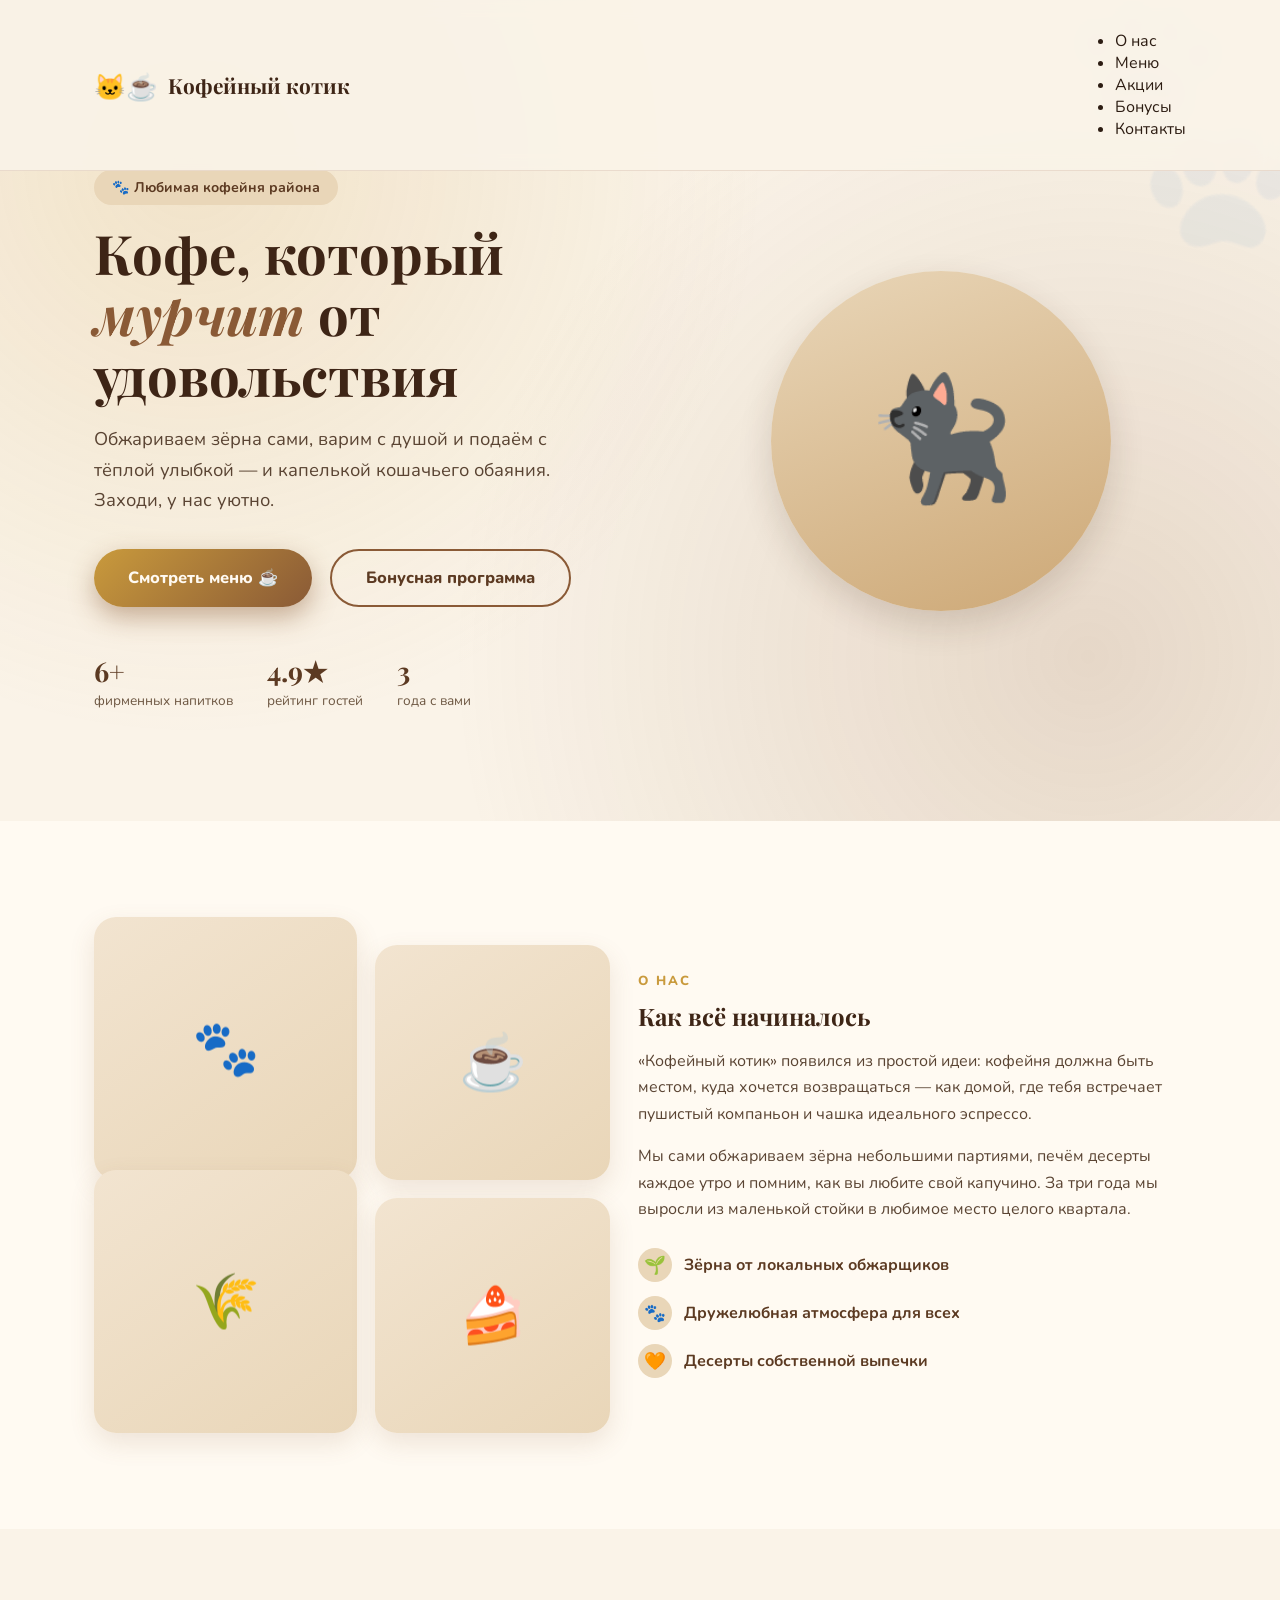
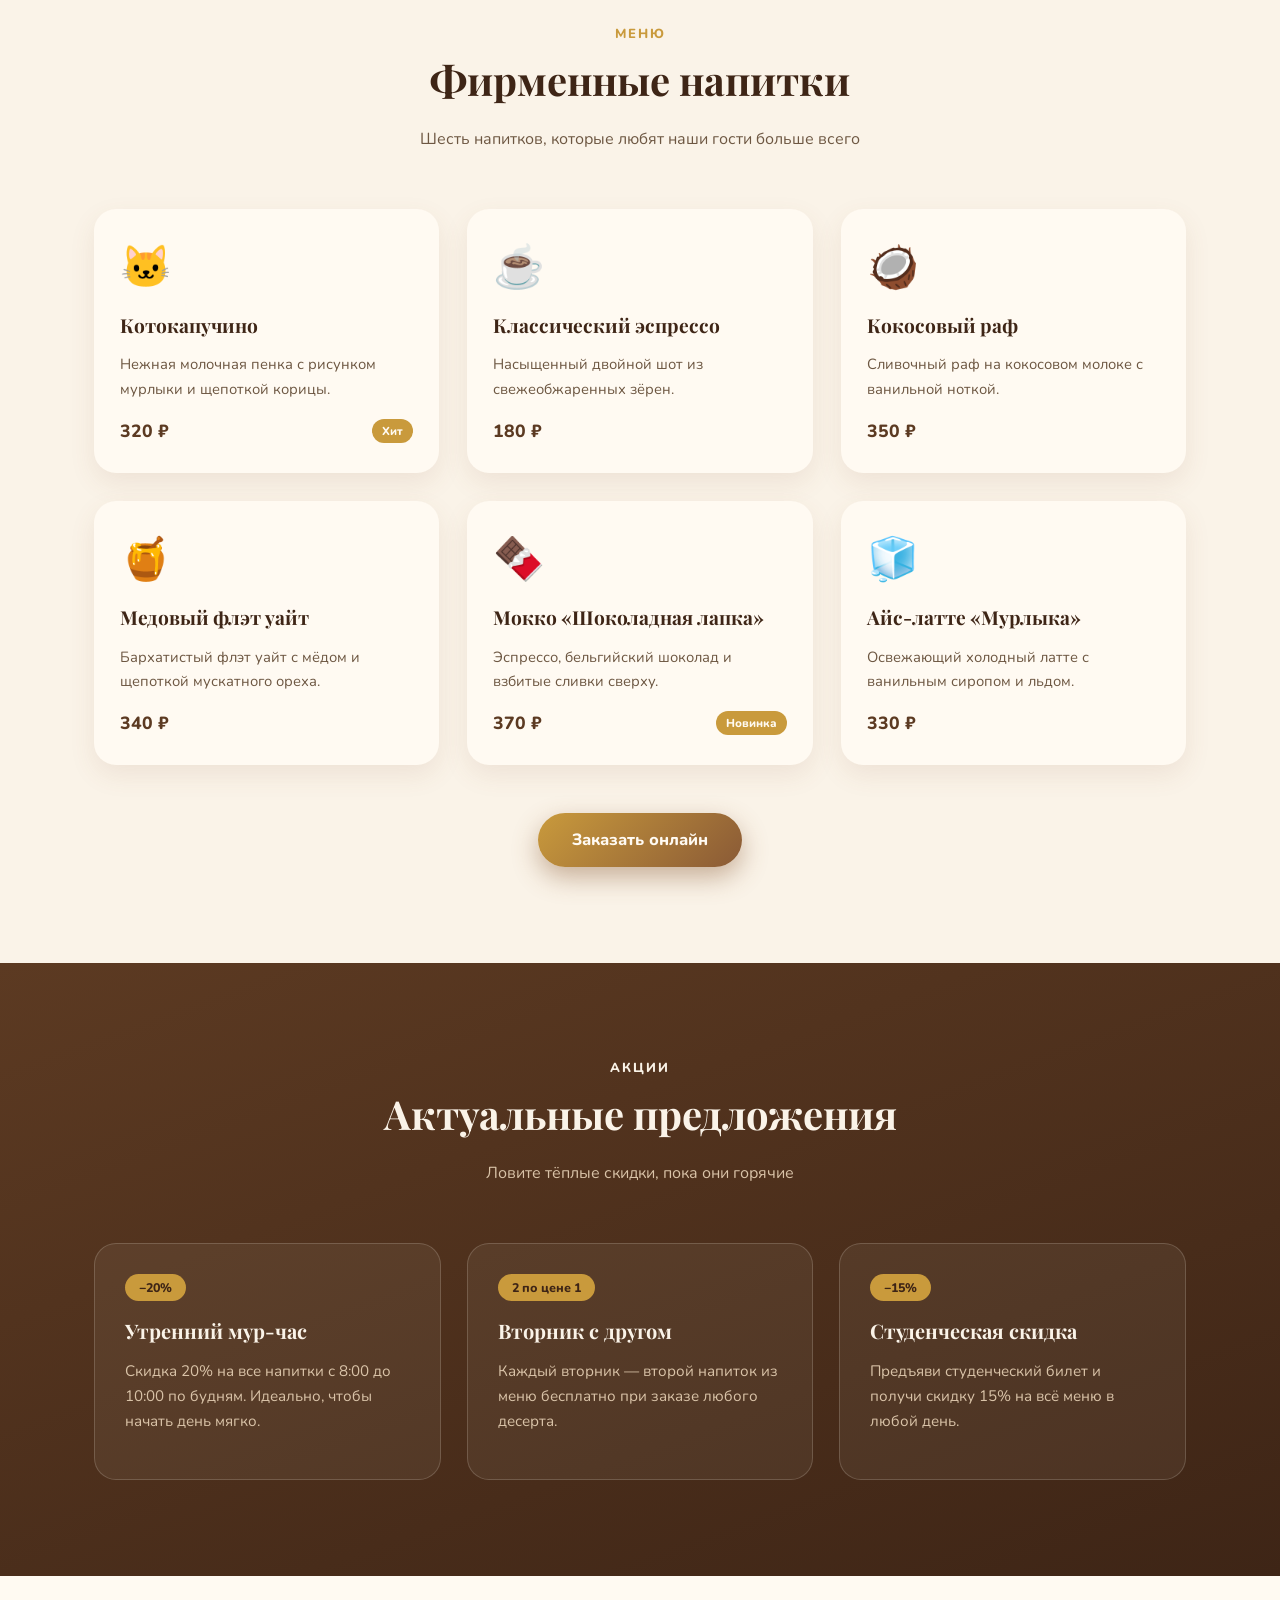
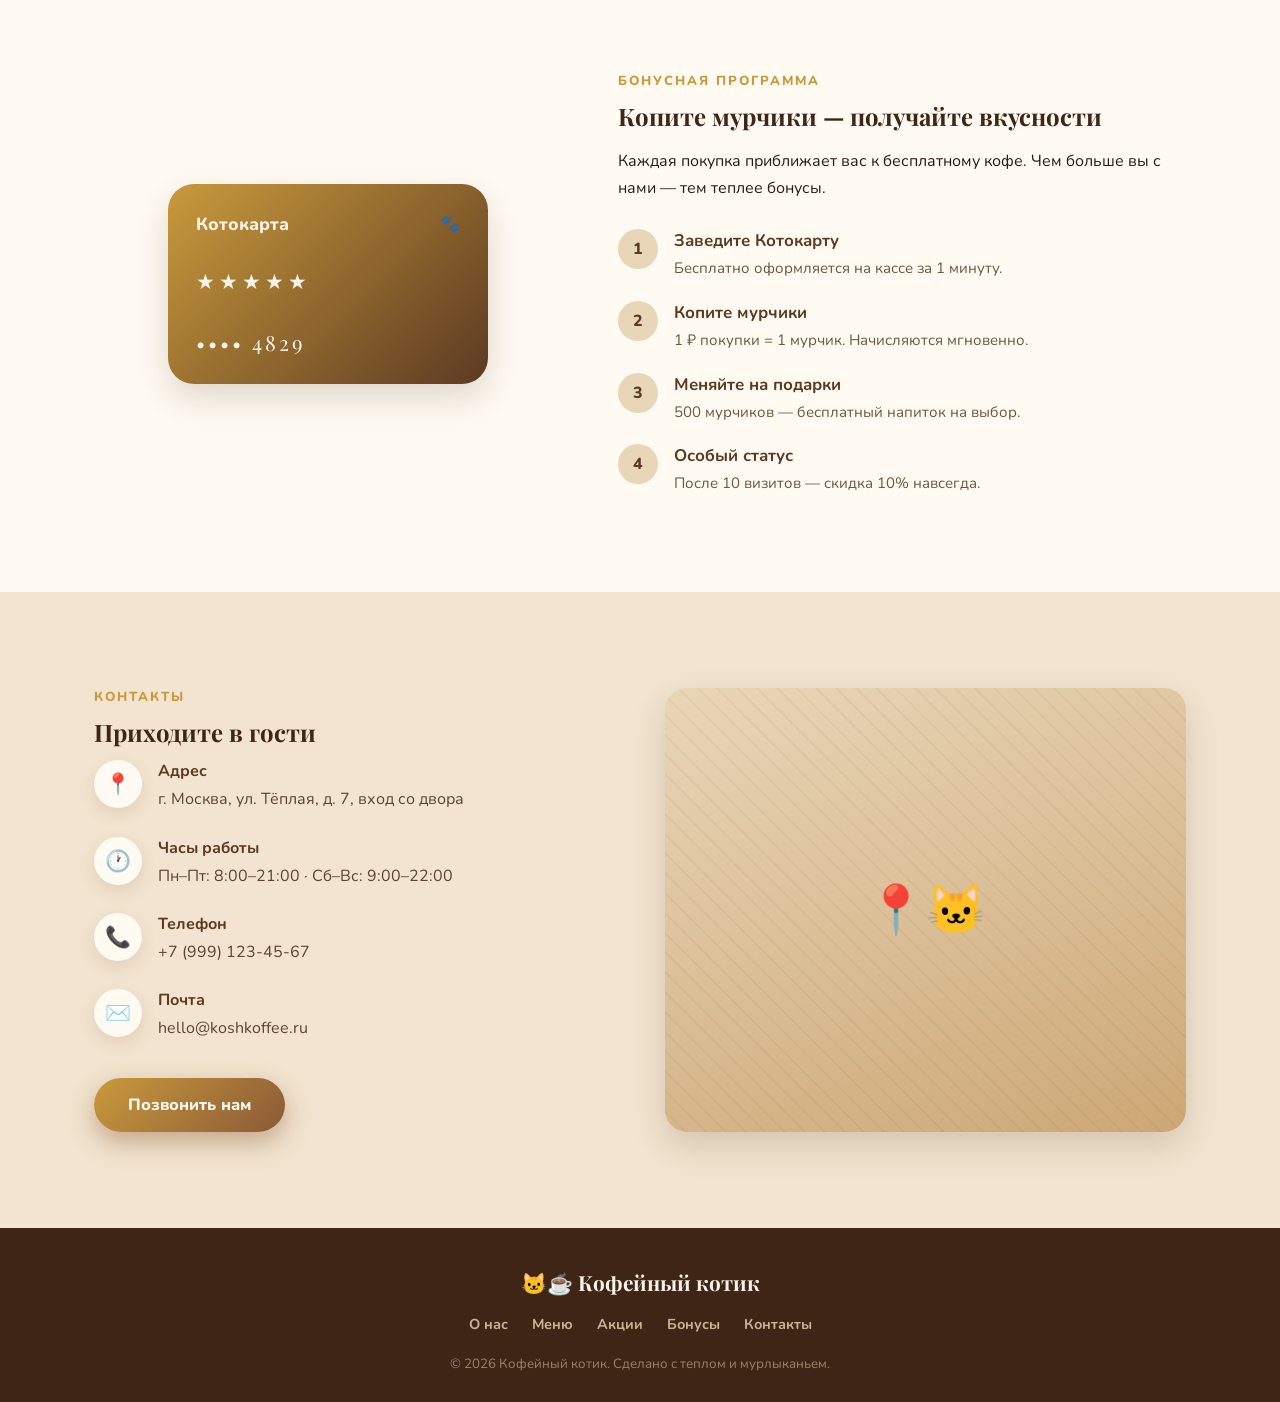
<file: kofeiny-kotik-landing.html>
<!DOCTYPE html>
<html lang="ru">
<head>
<meta charset="UTF-8">
<meta name="viewport" content="width=device-width, initial-scale=1.0">
<title>Кофейный котик — уютная кофейня</title>
<link rel="preconnect" href="https://fonts.googleapis.com">
<link href="https://fonts.googleapis.com/css2?family=Nunito:wght@400;600;700;800&family=Playfair+Display:ital,wght@0,600;0,700;1,600&display=swap" rel="stylesheet">
<style>
  :root{
    --cream:#faf3e8;
    --cream-2:#f2e4d0;
    --beige:#e9d6b8;
    --tan:#cda876;
    --brown:#8a5a36;
    --brown-dark:#5c3a22;
    --coffee:#3e2516;
    --ink:#2c1c12;
    --gold:#c99a3c;
    --white:#fffaf2;
    --shadow: 0 14px 34px rgba(60, 36, 18, 0.16);
    --radius: 22px;
  }
  *{box-sizing:border-box;}
  html{scroll-behavior:smooth;}
  body{
    margin:0;
    font-family:'Nunito', sans-serif;
    color:var(--ink);
    background:var(--cream);
    overflow-x:hidden;
  }
  h1,h2,h3{
    font-family:'Playfair Display', serif;
    margin:0 0 .5em 0;
    color:var(--coffee);
  }
  p{line-height:1.65;}
  a{
    text-decoration:none;
    color:inherit;
    font-family:inherit;
  }
  img{max-width:100%;display:block;}
  .wrap{
    max-width:1140px;
    margin:0 auto;
    padding:0 24px;
  }
  .btn{
    display:inline-flex;
    align-items:center;
    gap:8px;
    padding:16px 34px;
    border-radius:50px;
    font-weight:800;
    font-size:1.02rem;
    border:none;
    cursor:pointer;
    transition:transform .25s ease, box-shadow .25s ease, background .25s ease;
  }
  .btn-primary{
    background:linear-gradient(135deg, var(--gold), var(--brown));
    color:var(--white);
    box-shadow:0 10px 26px rgba(138,90,54,0.45);
  }
  .btn-primary:hover{
    transform:translateY(-3px) scale(1.03);
    box-shadow:0 16px 34px rgba(138,90,54,0.55);
  }
  .btn-ghost{
    background:transparent;
    border:2px solid var(--brown);
    color:var(--brown-dark);
  }
  .btn-ghost:hover{
    background:var(--brown);
    color:var(--white);
    transform:translateY(-2px);
  }

  /* ===== NAV ===== */
  header{
    position:fixed;
    top:0; left:0; right:0;
    z-index:1000;
    background:rgba(250,243,232,0.9);
    backdrop-filter:blur(10px);
    border-bottom:1px solid rgba(138,90,54,0.15);
    transition:box-shadow .3s ease, background .3s ease;
  }
  header.scrolled{
    box-shadow:0 6px 22px rgba(60,36,18,0.12);
    background:rgba(250,243,232,0.98);
  }
  .nav{
    display:flex;
    align-items:center;
    justify-content:space-between;
    padding:14px 24px;
    max-width:1140px;
    margin:0 auto;
  }
  .logo{
    display:flex;
    align-items:center;
    gap:10px;
    font-family:'Playfair Display', serif;
    font-weight:700;
    font-size:1.3rem;
    color:var(--coffee);
  }
  .logo span.icon{
    font-size:1.6rem;
  }
  nav ul{
    list-style:none;
    display:flex;
    gap:28px;
    margin:0;
    padding:0;
  }
  nav ul li a{
    color:var(--brown-dark) !important;
    font-family:'Nunito', sans-serif;
    font-weight:700;
    font-size:.98rem;
    position:relative;
    padding-bottom:4px;
  }
  nav ul li a:visited,
  nav ul li a:active{
    color:var(--brown-dark) !important;
  }
  nav ul li a::after{
    content:"";
    position:absolute;
    left:0; bottom:0;
    width:0%;
    height:2px;
    background:var(--gold);
    transition:width .3s ease;
  }
  nav ul li a:hover::after{width:100%;}
  .nav-cta{display:none;}
  .burger{
    display:none;
    flex-direction:column;
    gap:5px;
    background:none;
    border:none;
    cursor:pointer;
    padding:6px;
  }
  .burger span{
    width:26px; height:3px;
    background:var(--brown-dark);
    border-radius:3px;
    transition:.3s;
  }
  .mobile-menu{
    display:none;
    flex-direction:column;
    gap:0;
    background:var(--cream-2);
    border-top:1px solid rgba(138,90,54,0.15);
  }
  .mobile-menu.open{display:flex;}
  .mobile-menu a{
    padding:16px 24px;
    color:var(--brown-dark) !important;
    font-family:'Nunito', sans-serif;
    font-weight:700;
    border-bottom:1px solid rgba(138,90,54,0.1);
  }
  .mobile-menu a:visited{color:var(--brown-dark) !important;}

  /* ===== HERO ===== */
  .hero{
    position:relative;
    padding:170px 0 110px;
    background:
      radial-gradient(circle at 15% 20%, rgba(201,154,60,0.18), transparent 45%),
      radial-gradient(circle at 85% 80%, rgba(138,90,54,0.18), transparent 50%),
      var(--cream);
    overflow:hidden;
  }
  .hero::before{
    content:"🐾";
    position:absolute;
    font-size:14rem;
    opacity:0.05;
    right:-40px;
    top:-30px;
    transform:rotate(18deg);
  }
  .hero-inner{
    display:flex;
    align-items:center;
    gap:50px;
    flex-wrap:wrap;
  }
  .hero-text{flex:1 1 440px;}
  .hero-badge{
    display:inline-block;
    background:var(--beige);
    color:var(--brown-dark);
    font-weight:700;
    padding:8px 18px;
    border-radius:50px;
    font-size:.88rem;
    margin-bottom:18px;
  }
  .hero h1{
    font-size:clamp(2.2rem, 5vw, 3.4rem);
    line-height:1.12;
    margin-bottom:18px;
  }
  .hero h1 em{
    font-style:italic;
    color:var(--brown);
    position:relative;
  }
  .hero p.lead{
    font-size:1.15rem;
    color:#5a4433;
    max-width:480px;
    margin-bottom:34px;
  }
  .hero-actions{
    display:flex;
    gap:18px;
    flex-wrap:wrap;
  }
  .hero-visual{
    flex:1 1 380px;
    display:flex;
    justify-content:center;
  }
  .cup-card{
    position:relative;
    width:340px;
    max-width:100%;
    aspect-ratio:1/1;
    background:linear-gradient(160deg, var(--beige), var(--tan));
    border-radius:50%;
    display:flex;
    align-items:center;
    justify-content:center;
    box-shadow:var(--shadow);
    animation:float 5s ease-in-out infinite;
  }
  .cup-card .emoji{font-size:7.5rem;}
  @keyframes float{
    0%,100%{transform:translateY(0px);}
    50%{transform:translateY(-16px);}
  }
  .hero-stats{
    display:flex;
    gap:34px;
    margin-top:46px;
    flex-wrap:wrap;
  }
  .hero-stats div{
    text-align:left;
  }
  .hero-stats strong{
    display:block;
    font-family:'Playfair Display', serif;
    font-size:1.7rem;
    color:var(--brown-dark);
  }
  .hero-stats span{
    font-size:.85rem;
    color:#6d5742;
  }

  /* ===== SECTION SHARED ===== */
  section{padding:96px 0;}
  .section-head{
    text-align:center;
    max-width:620px;
    margin:0 auto 56px;
  }
  .eyebrow{
    display:block;
    color:var(--gold);
    font-weight:800;
    letter-spacing:2px;
    text-transform:uppercase;
    font-size:.82rem;
    margin-bottom:10px;
  }
  .section-head h2{font-size:clamp(1.8rem,4vw,2.5rem);}
  .section-head p{color:#6d5742;}

  /* ===== ABOUT ===== */
  .about{background:var(--white);}
  .about-inner{
    display:flex;
    align-items:center;
    gap:56px;
    flex-wrap:wrap;
  }
  .about-visual{
    flex:1 1 360px;
    display:grid;
    grid-template-columns:1fr 1fr;
    gap:18px;
  }
  .about-visual .tile{
    border-radius:var(--radius);
    background:linear-gradient(145deg, var(--cream-2), var(--beige));
    display:flex;
    align-items:center;
    justify-content:center;
    font-size:3.4rem;
    aspect-ratio:1/1;
    box-shadow:0 10px 26px rgba(138,90,54,0.14);
    transition:transform .3s ease;
  }
  .about-visual .tile:hover{transform:translateY(-8px) rotate(-2deg);}
  .about-visual .tile:nth-child(2){margin-top:28px;}
  .about-visual .tile:nth-child(3){margin-top:-28px;}
  .about-text{flex:1 1 420px;}
  .about-text p{color:#5a4433; margin-bottom:16px;}
  .about-list{
    list-style:none;
    padding:0;
    margin:26px 0 0;
    display:flex;
    flex-direction:column;
    gap:14px;
  }
  .about-list li{
    display:flex;
    align-items:center;
    gap:12px;
    font-weight:700;
    color:var(--brown-dark);
  }
  .about-list li .dot{
    width:34px;height:34px;
    border-radius:50%;
    background:var(--beige);
    display:flex;align-items:center;justify-content:center;
    font-size:1.1rem;
    flex-shrink:0;
  }

  /* ===== MENU ===== */
  .menu{background:var(--cream);}
  .menu-grid{
    display:grid;
    grid-template-columns:repeat(3,1fr);
    gap:28px;
  }
  .menu-card{
    background:var(--white);
    border-radius:var(--radius);
    padding:30px 26px;
    box-shadow:0 10px 26px rgba(138,90,54,0.1);
    transition:transform .3s ease, box-shadow .3s ease;
    position:relative;
    overflow:hidden;
  }
  .menu-card::before{
    content:"";
    position:absolute;
    top:-40px; right:-40px;
    width:120px;height:120px;
    background:var(--beige);
    border-radius:50%;
    opacity:0;
    transition:opacity .3s ease, transform .3s ease;
    transform:scale(0.6);
  }
  .menu-card:hover{
    transform:translateY(-10px);
    box-shadow:0 20px 40px rgba(138,90,54,0.22);
  }
  .menu-card:hover::before{opacity:1; transform:scale(1);}
  .menu-emoji{
    font-size:2.6rem;
    margin-bottom:16px;
    display:inline-block;
    transition:transform .3s ease;
  }
  .menu-card:hover .menu-emoji{transform:scale(1.15) rotate(-6deg);}
  .menu-card h3{font-size:1.2rem; margin-bottom:6px;}
  .menu-card p.desc{color:#6d5742; font-size:.92rem; margin-bottom:18px; min-height:48px;}
  .menu-price{
    display:flex;
    align-items:center;
    justify-content:space-between;
  }
  .price-tag{
    font-weight:800;
    color:var(--brown-dark);
    font-size:1.1rem;
  }
  .badge-new{
    background:var(--gold);
    color:var(--white);
    font-size:.72rem;
    font-weight:800;
    padding:4px 10px;
    border-radius:50px;
  }
  .menu-cta{
    text-align:center;
    margin-top:48px;
  }

  /* ===== PROMO ===== */
  .promo{
    background:linear-gradient(160deg, var(--brown-dark), var(--coffee));
    color:var(--cream);
  }
  .promo .section-head h2, .promo .eyebrow{color:var(--cream);}
  .promo .section-head p{color:#d9c3a8;}
  .promo-grid{
    display:grid;
    grid-template-columns:repeat(3,1fr);
    gap:26px;
  }
  .promo-card{
    background:rgba(250,243,232,0.06);
    border:1px solid rgba(250,243,232,0.18);
    border-radius:var(--radius);
    padding:30px;
    transition:transform .3s ease, background .3s ease;
  }
  .promo-card:hover{
    transform:translateY(-8px);
    background:rgba(250,243,232,0.12);
  }
  .promo-tag{
    display:inline-block;
    background:var(--gold);
    color:var(--coffee);
    font-weight:800;
    font-size:.78rem;
    padding:5px 14px;
    border-radius:50px;
    margin-bottom:16px;
  }
  .promo-card h3{color:var(--cream); font-size:1.25rem;}
  .promo-card p{color:#d9c3a8; font-size:.95rem;}

  /* ===== LOYALTY ===== */
  .loyalty{background:var(--white);}
  .loyalty-inner{
    display:flex;
    gap:56px;
    align-items:center;
    flex-wrap:wrap;
  }
  .loyalty-visual{
    flex:1 1 320px;
    display:flex;
    justify-content:center;
  }
  .card-mock{
    width:320px;
    max-width:100%;
    aspect-ratio:1.6/1;
    border-radius:26px;
    background:linear-gradient(135deg, var(--gold), var(--brown-dark));
    padding:28px;
    color:var(--cream);
    display:flex;
    flex-direction:column;
    justify-content:space-between;
    box-shadow:var(--shadow);
    transition:transform .35s ease;
  }
  .card-mock:hover{transform:rotate(-2deg) scale(1.03);}
  .card-mock .top{display:flex; justify-content:space-between; align-items:center;}
  .card-mock .top span:first-child{font-weight:800; font-size:1.1rem;}
  .card-mock .stars{font-size:1.3rem; letter-spacing:4px;}
  .card-mock .num{
    font-family:'Playfair Display', serif;
    font-size:1.3rem;
    letter-spacing:3px;
  }
  .loyalty-text{flex:1 1 420px;}
  .loyalty-steps{
    display:flex;
    flex-direction:column;
    gap:20px;
    margin-top:28px;
  }
  .loyalty-step{
    display:flex;
    gap:16px;
    align-items:flex-start;
  }
  .loyalty-step .num-badge{
    flex-shrink:0;
    width:40px;height:40px;
    border-radius:50%;
    background:var(--beige);
    color:var(--brown-dark);
    font-weight:800;
    display:flex;align-items:center;justify-content:center;
  }
  .loyalty-step h4{margin:0 0 4px; color:var(--brown-dark); font-size:1.05rem;}
  .loyalty-step p{margin:0; color:#6d5742; font-size:.94rem;}

  /* ===== CONTACTS ===== */
  .contacts{
    background:var(--cream-2);
  }
  .contacts-inner{
    display:flex;
    gap:50px;
    flex-wrap:wrap;
  }
  .contact-info{flex:1 1 360px;}
  .contact-row{
    display:flex;
    gap:16px;
    margin-bottom:24px;
  }
  .contact-row .ic{
    flex-shrink:0;
    width:48px;height:48px;
    border-radius:50%;
    background:var(--white);
    display:flex;align-items:center;justify-content:center;
    font-size:1.3rem;
    box-shadow:0 6px 16px rgba(138,90,54,0.15);
  }
  .contact-row h4{margin:0 0 4px; color:var(--brown-dark);}
  .contact-row p{margin:0; color:#5a4433;}
  .map-visual{
    flex:1 1 360px;
    border-radius:var(--radius);
    background:
      repeating-linear-gradient(45deg, rgba(138,90,54,0.07) 0 2px, transparent 2px 14px),
      linear-gradient(160deg, var(--beige), var(--tan));
    min-height:320px;
    display:flex;
    align-items:center;
    justify-content:center;
    box-shadow:var(--shadow);
    position:relative;
  }
  .map-visual .pin{
    font-size:3rem;
    animation:bounce 2.2s ease-in-out infinite;
  }
  @keyframes bounce{
    0%,100%{transform:translateY(0);}
    50%{transform:translateY(-12px);}
  }

  /* ===== FOOTER ===== */
  footer{
    background:var(--coffee);
    color:#cdb295;
    padding:40px 0 28px;
    text-align:center;
  }
  footer .logo{color:var(--cream); justify-content:center;}
  footer .f-links{
    display:flex;
    justify-content:center;
    gap:24px;
    margin:18px 0;
    flex-wrap:wrap;
  }
  footer .f-links a{color:#cdb295; font-weight:700; font-size:.9rem;}
  footer .f-links a:hover{color:var(--gold);}
  footer small{color:#9c8366;}

  /* ===== RESPONSIVE ===== */
  @media (max-width:900px){
    .menu-grid{grid-template-columns:repeat(2,1fr);}
    .promo-grid{grid-template-columns:repeat(2,1fr);}
  }
  @media (max-width:780px){
    nav ul{display:none;}
    .nav-cta{display:none;}
    .burger{display:flex;}
    .hero{padding:140px 0 80px;}
    .hero::before{display:none;}
  }
  @media (max-width:560px){
    .menu-grid{grid-template-columns:1fr;}
    .promo-grid{grid-template-columns:1fr;}
    .about-visual{grid-template-columns:1fr 1fr;}
    section{padding:70px 0;}
    .hero-stats{gap:22px;}
  }
</style>
</head>
<body>

<header id="siteHeader">
  <div class="nav">
    <a href="#top" class="logo"><span class="icon">🐱☕</span> Кофейный котик</a>
    <ul>
      <li><a href="#about">О нас</a></li>
      <li><a href="#menu">Меню</a></li>
      <li><a href="#promo">Акции</a></li>
      <li><a href="#loyalty">Бонусы</a></li>
      <li><a href="#contacts">Контакты</a></li>
    </ul>
    <a href="#contacts" class="btn btn-primary nav-cta">Найти нас</a>
    <button class="burger" id="burgerBtn" aria-label="Меню">
      <span></span><span></span><span></span>
    </button>
  </div>
  <div class="mobile-menu" id="mobileMenu">
    <a href="#about">О нас</a>
    <a href="#menu">Меню</a>
    <a href="#promo">Акции</a>
    <a href="#loyalty">Бонусы</a>
    <a href="#contacts">Контакты</a>
  </div>
</header>

<section class="hero" id="top">
  <div class="wrap hero-inner">
    <div class="hero-text">
      <span class="hero-badge">🐾 Любимая кофейня района</span>
      <h1>Кофе, который<br><em>мурчит</em> от удовольствия</h1>
      <p class="lead">Обжариваем зёрна сами, варим с душой и подаём с тёплой улыбкой — и капелькой кошачьего обаяния. Заходи, у нас уютно.</p>
      <div class="hero-actions">
        <a href="#menu" class="btn btn-primary">Смотреть меню ☕</a>
        <a href="#loyalty" class="btn btn-ghost">Бонусная программа</a>
      </div>
      <div class="hero-stats">
        <div><strong>6+</strong><span>фирменных напитков</span></div>
        <div><strong>4.9★</strong><span>рейтинг гостей</span></div>
        <div><strong>3</strong><span>года с вами</span></div>
      </div>
    </div>
    <div class="hero-visual">
      <div class="cup-card"><span class="emoji">🐈‍⬛</span></div>
    </div>
  </div>
</section>

<section class="about" id="about">
  <div class="wrap about-inner">
    <div class="about-visual">
      <div class="tile">🐾</div>
      <div class="tile">☕</div>
      <div class="tile">🌾</div>
      <div class="tile">🍰</div>
    </div>
    <div class="about-text">
      <span class="eyebrow">О нас</span>
      <h2>Как всё начиналось</h2>
      <p>«Кофейный котик» появился из простой идеи: кофейня должна быть местом, куда хочется возвращаться — как домой, где тебя встречает пушистый компаньон и чашка идеального эспрессо.</p>
      <p>Мы сами обжариваем зёрна небольшими партиями, печём десерты каждое утро и помним, как вы любите свой капучино. За три года мы выросли из маленькой стойки в любимое место целого квартала.</p>
      <ul class="about-list">
        <li><span class="dot">🌱</span> Зёрна от локальных обжарщиков</li>
        <li><span class="dot">🐾</span> Дружелюбная атмосфера для всех</li>
        <li><span class="dot">🧡</span> Десерты собственной выпечки</li>
      </ul>
    </div>
  </div>
</section>

<section class="menu" id="menu">
  <div class="wrap">
    <div class="section-head">
      <span class="eyebrow">Меню</span>
      <h2>Фирменные напитки</h2>
      <p>Шесть напитков, которые любят наши гости больше всего</p>
    </div>
    <div class="menu-grid">

      <div class="menu-card">
        <span class="menu-emoji">🐱</span>
        <h3>Котокапучино</h3>
        <p class="desc">Нежная молочная пенка с рисунком мурлыки и щепоткой корицы.</p>
        <div class="menu-price"><span class="price-tag">320 ₽</span><span class="badge-new">Хит</span></div>
      </div>

      <div class="menu-card">
        <span class="menu-emoji">☕</span>
        <h3>Классический эспрессо</h3>
        <p class="desc">Насыщенный двойной шот из свежеобжаренных зёрен.</p>
        <div class="menu-price"><span class="price-tag">180 ₽</span></div>
      </div>

      <div class="menu-card">
        <span class="menu-emoji">🥥</span>
        <h3>Кокосовый раф</h3>
        <p class="desc">Сливочный раф на кокосовом молоке с ванильной ноткой.</p>
        <div class="menu-price"><span class="price-tag">350 ₽</span></div>
      </div>

      <div class="menu-card">
        <span class="menu-emoji">🍯</span>
        <h3>Медовый флэт уайт</h3>
        <p class="desc">Бархатистый флэт уайт с мёдом и щепоткой мускатного ореха.</p>
        <div class="menu-price"><span class="price-tag">340 ₽</span></div>
      </div>

      <div class="menu-card">
        <span class="menu-emoji">🍫</span>
        <h3>Мокко «Шоколадная лапка»</h3>
        <p class="desc">Эспрессо, бельгийский шоколад и взбитые сливки сверху.</p>
        <div class="menu-price"><span class="price-tag">370 ₽</span><span class="badge-new">Новинка</span></div>
      </div>

      <div class="menu-card">
        <span class="menu-emoji">🧊</span>
        <h3>Айс-латте «Мурлыка»</h3>
        <p class="desc">Освежающий холодный латте с ванильным сиропом и льдом.</p>
        <div class="menu-price"><span class="price-tag">330 ₽</span></div>
      </div>

    </div>
    <div class="menu-cta">
      <a href="#contacts" class="btn btn-primary">Заказать онлайн</a>
    </div>
  </div>
</section>

<section class="promo" id="promo">
  <div class="wrap">
    <div class="section-head">
      <span class="eyebrow">Акции</span>
      <h2>Актуальные предложения</h2>
      <p>Ловите тёплые скидки, пока они горячие</p>
    </div>
    <div class="promo-grid">

      <div class="promo-card">
        <span class="promo-tag">−20%</span>
        <h3>Утренний мур-час</h3>
        <p>Скидка 20% на все напитки с 8:00 до 10:00 по будням. Идеально, чтобы начать день мягко.</p>
      </div>

      <div class="promo-card">
        <span class="promo-tag">2 по цене 1</span>
        <h3>Вторник с другом</h3>
        <p>Каждый вторник — второй напиток из меню бесплатно при заказе любого десерта.</p>
      </div>

      <div class="promo-card">
        <span class="promo-tag">−15%</span>
        <h3>Студенческая скидка</h3>
        <p>Предъяви студенческий билет и получи скидку 15% на всё меню в любой день.</p>
      </div>

    </div>
  </div>
</section>

<section class="loyalty" id="loyalty">
  <div class="wrap loyalty-inner">
    <div class="loyalty-visual">
      <div class="card-mock">
        <div class="top"><span>Котокарта</span><span>🐾</span></div>
        <div class="stars">★★★★★</div>
        <div class="num">•••• 4829</div>
      </div>
    </div>
    <div class="loyalty-text">
      <span class="eyebrow">Бонусная программа</span>
      <h2>Копите мурчики — получайте вкусности</h2>
      <p>Каждая покупка приближает вас к бесплатному кофе. Чем больше вы с нами — тем теплее бонусы.</p>
      <div class="loyalty-steps">
        <div class="loyalty-step">
          <span class="num-badge">1</span>
          <div><h4>Заведите Котокарту</h4><p>Бесплатно оформляется на кассе за 1 минуту.</p></div>
        </div>
        <div class="loyalty-step">
          <span class="num-badge">2</span>
          <div><h4>Копите мурчики</h4><p>1 ₽ покупки = 1 мурчик. Начисляются мгновенно.</p></div>
        </div>
        <div class="loyalty-step">
          <span class="num-badge">3</span>
          <div><h4>Меняйте на подарки</h4><p>500 мурчиков — бесплатный напиток на выбор.</p></div>
        </div>
        <div class="loyalty-step">
          <span class="num-badge">4</span>
          <div><h4>Особый статус</h4><p>После 10 визитов — скидка 10% навсегда.</p></div>
        </div>
      </div>
    </div>
  </div>
</section>

<section class="contacts" id="contacts">
  <div class="wrap contacts-inner">
    <div class="contact-info">
      <span class="eyebrow">Контакты</span>
      <h2>Приходите в гости</h2>
      <div class="contact-row">
        <span class="ic">📍</span>
        <div><h4>Адрес</h4><p>г. Москва, ул. Тёплая, д. 7, вход со двора</p></div>
      </div>
      <div class="contact-row">
        <span class="ic">🕐</span>
        <div><h4>Часы работы</h4><p>Пн–Пт: 8:00–21:00 · Сб–Вс: 9:00–22:00</p></div>
      </div>
      <div class="contact-row">
        <span class="ic">📞</span>
        <div><h4>Телефон</h4><p>+7 (999) 123-45-67</p></div>
      </div>
      <div class="contact-row">
        <span class="ic">✉️</span>
        <div><h4>Почта</h4><p>hello@koshkoffee.ru</p></div>
      </div>
      <a href="tel:+79991234567" class="btn btn-primary" style="margin-top:12px;">Позвонить нам</a>
    </div>
    <div class="map-visual">
      <span class="pin">📍🐱</span>
    </div>
  </div>
</section>

<footer>
  <div class="wrap">
    <a href="#top" class="logo">🐱☕ Кофейный котик</a>
    <div class="f-links">
      <a href="#about">О нас</a>
      <a href="#menu">Меню</a>
      <a href="#promo">Акции</a>
      <a href="#loyalty">Бонусы</a>
      <a href="#contacts">Контакты</a>
    </div>
    <small>© 2026 Кофейный котик. Сделано с теплом и мурлыканьем.</small>
  </div>
</footer>

<script>
  const header = document.getElementById('siteHeader');
  window.addEventListener('scroll', () => {
    header.classList.toggle('scrolled', window.scrollY > 20);
  });

  const burger = document.getElementById('burgerBtn');
  const mobileMenu = document.getElementById('mobileMenu');
  burger.addEventListener('click', () => {
    mobileMenu.classList.toggle('open');
  });
  mobileMenu.querySelectorAll('a').forEach(a => {
    a.addEventListener('click', () => mobileMenu.classList.remove('open'));
  });
</script>

</body>
</html>
</file>
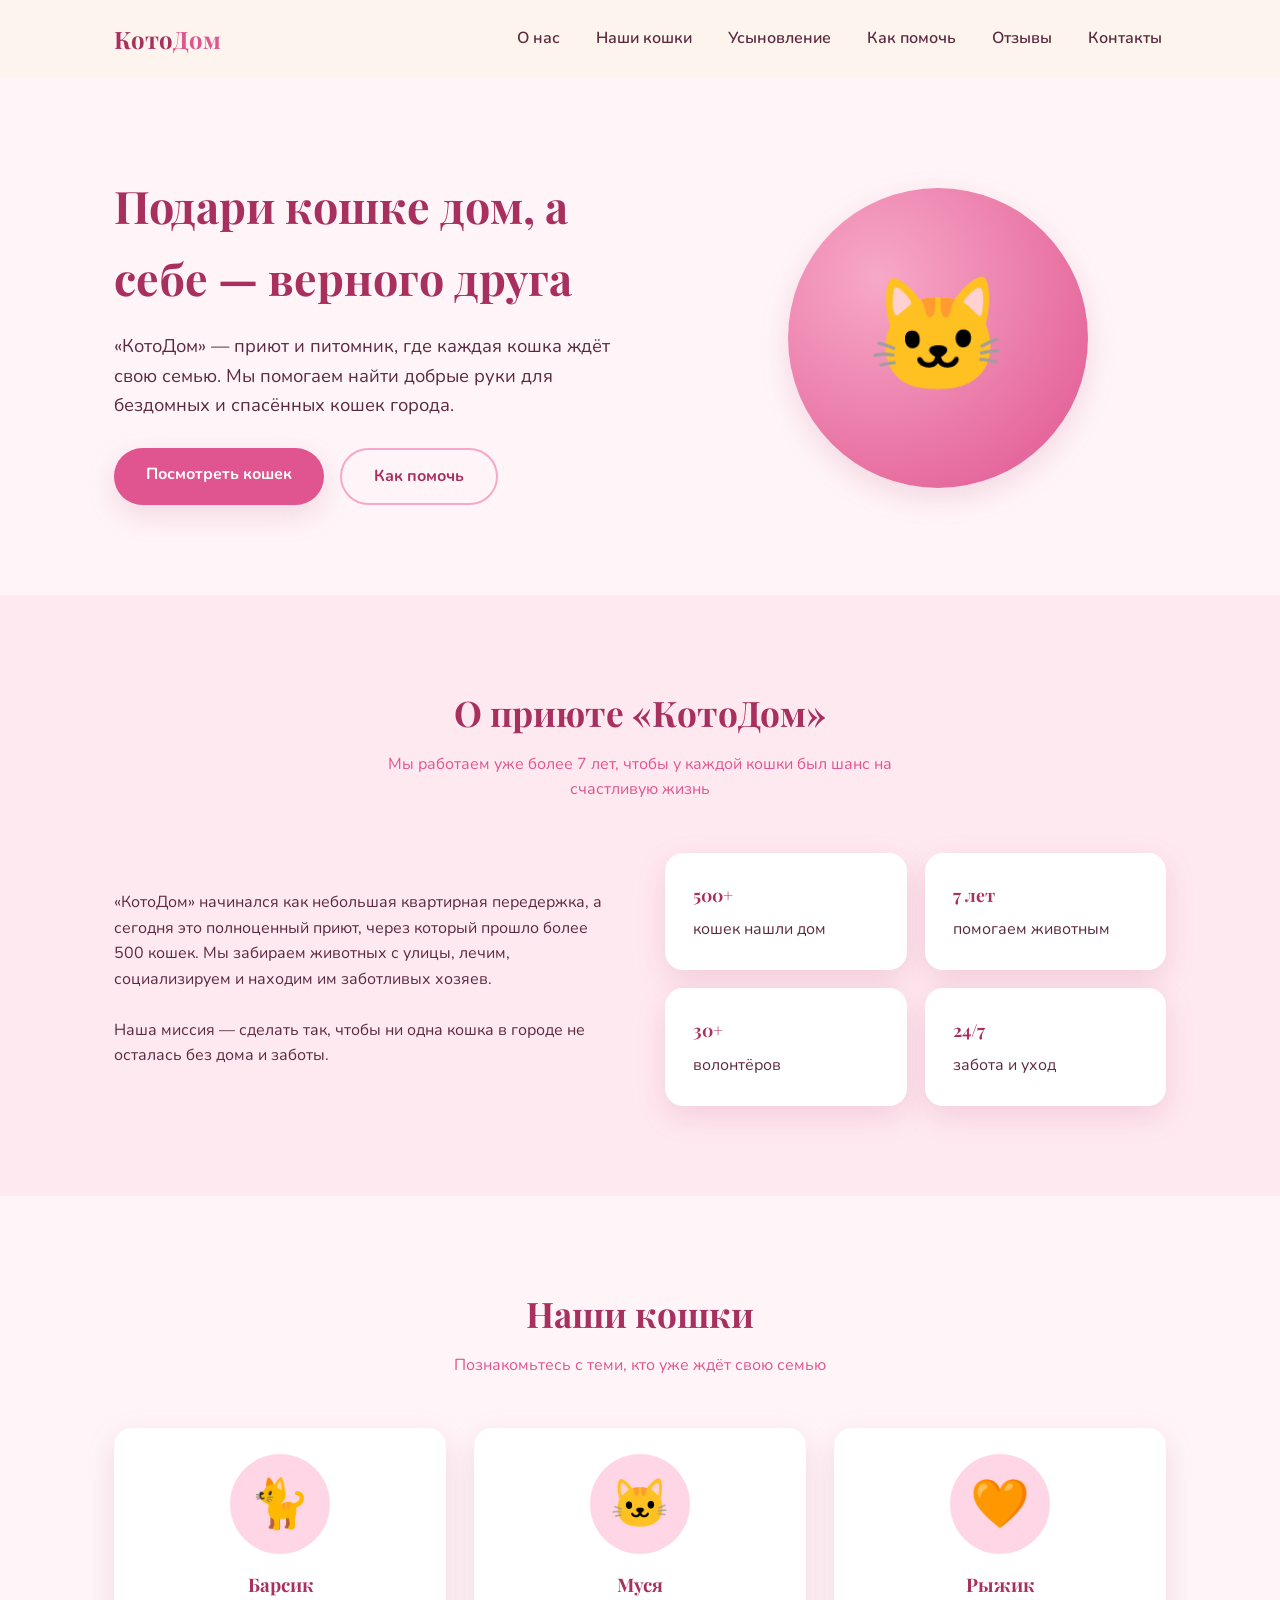
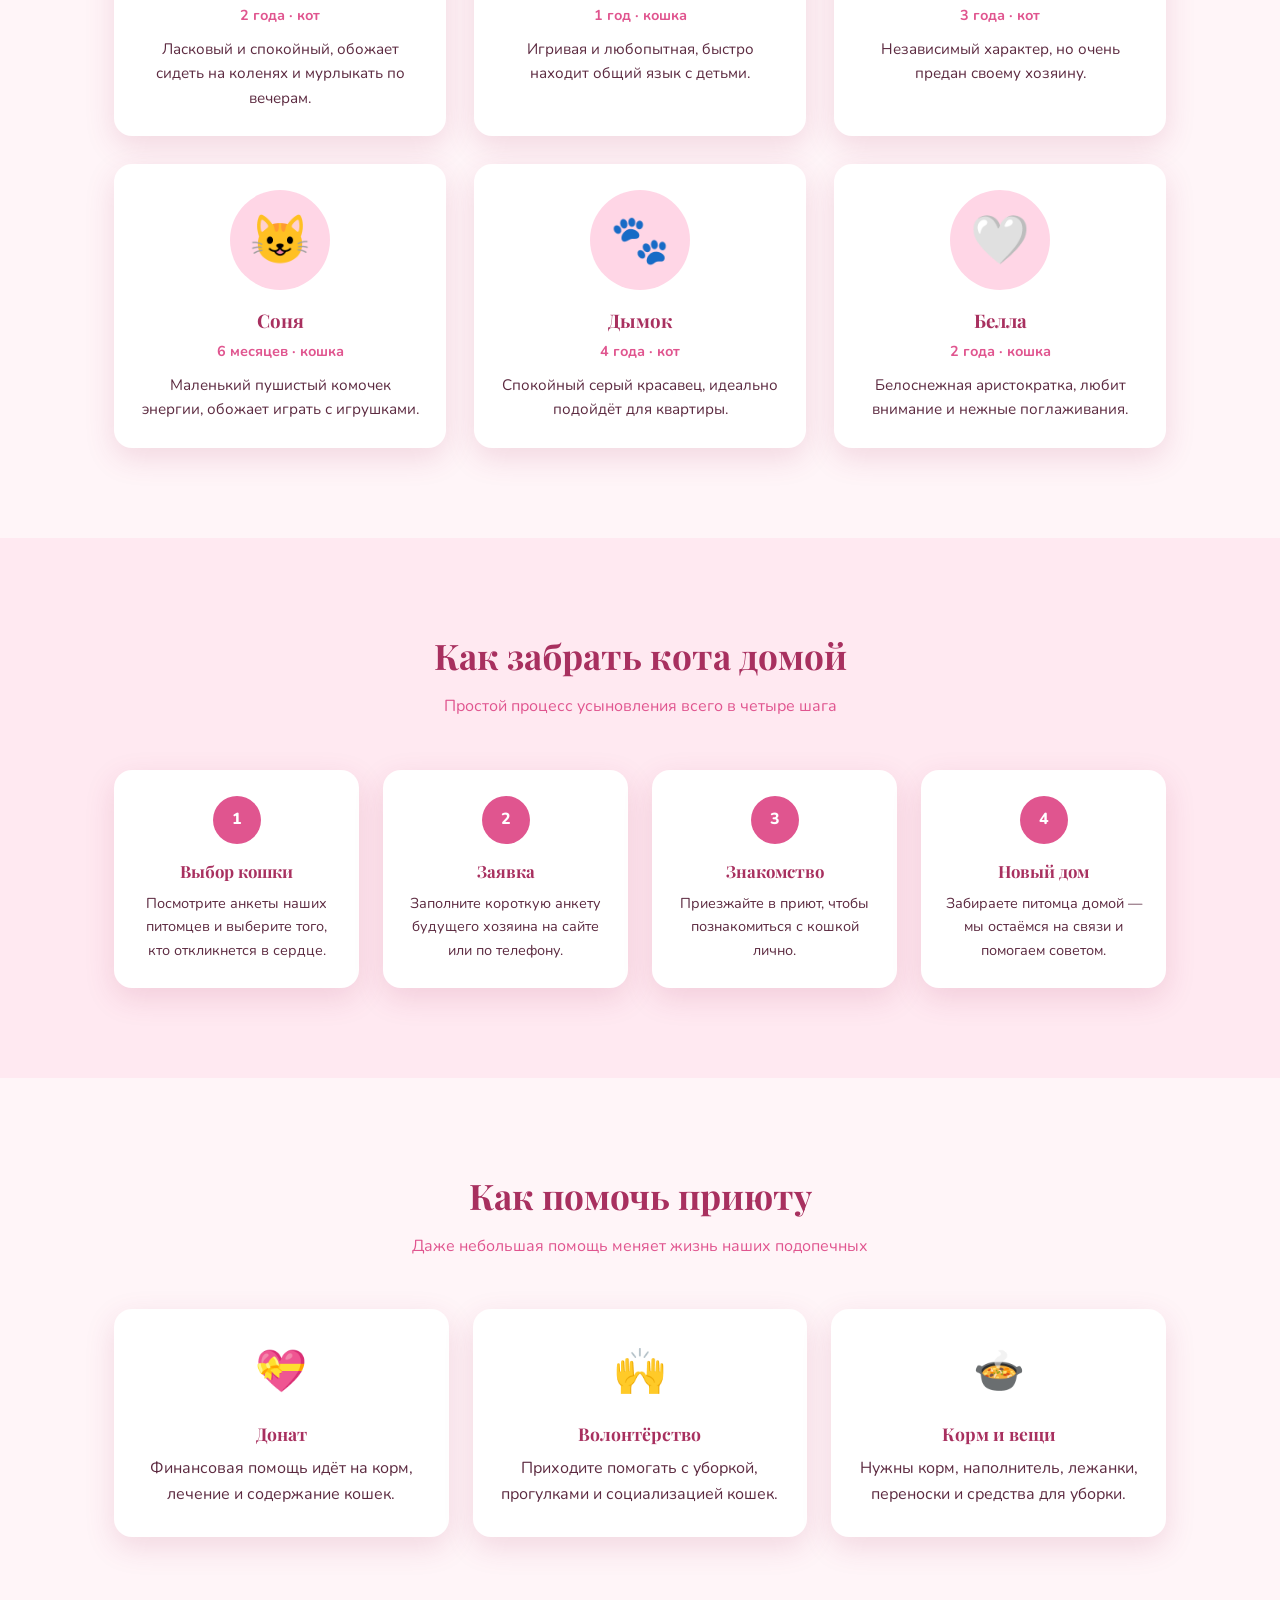
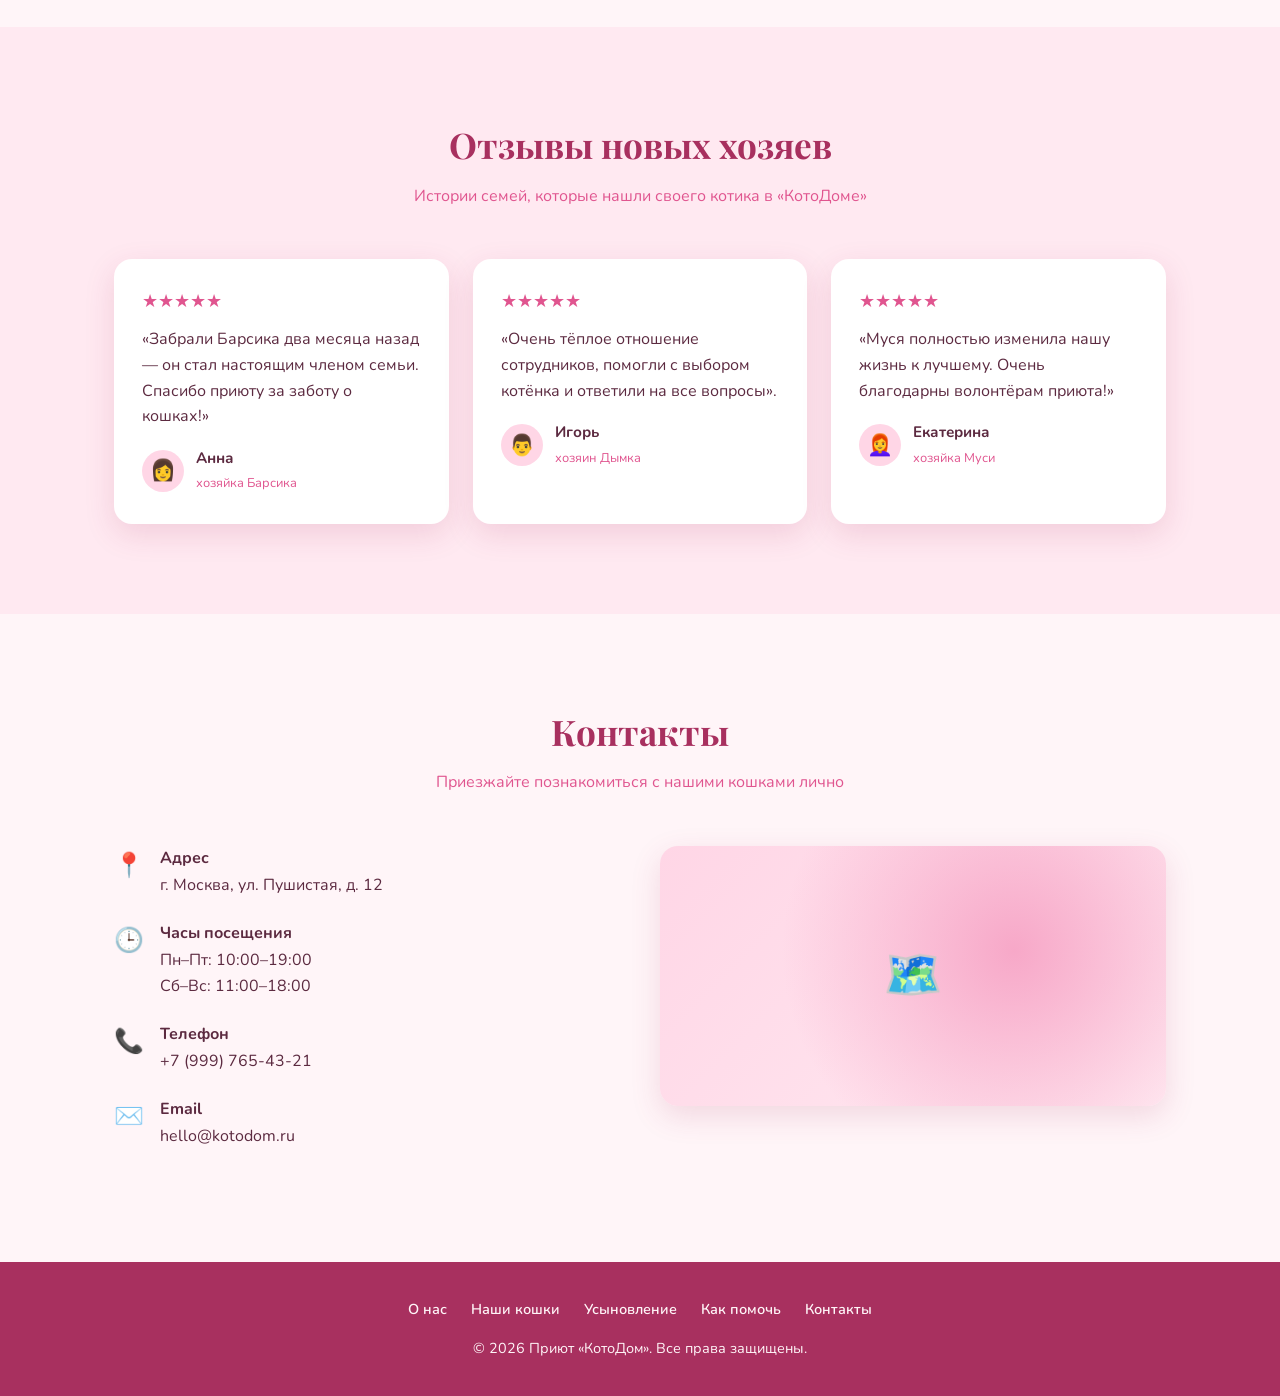
<file: kotodom-landing-pink.html>
<!DOCTYPE html>
<html lang="ru">
<head>
<meta charset="UTF-8">
<meta name="viewport" content="width=device-width, initial-scale=1.0">
<title>КотоДом — питомник и приют для кошек</title>
<link rel="preconnect" href="https://fonts.googleapis.com">
<link rel="preconnect" href="https://fonts.gstatic.com" crossorigin>
<link href="https://fonts.googleapis.com/css2?family=Nunito:wght@400;600;700;800&family=Playfair+Display:wght@600;700&display=swap" rel="stylesheet">
<style>
  :root{
    --cream:#fff5f8;
    --cream-2:#ffe9f1;
    --beige:#ffd6e6;
    --tan:#f7a8c8;
    --brown:#e0558f;
    --brown-dark:#a8305f;
    --ink:#5c2a40;
    --white:#ffffff;
    --shadow: 0 10px 30px rgba(168,48,95,0.15);
    --radius: 18px;
  }

  *{box-sizing:border-box; margin:0; padding:0;}

  html{scroll-behavior:smooth;}

  body{
    font-family:'Nunito', sans-serif;
    background:var(--cream);
    color:var(--ink);
    line-height:1.6;
    overflow-x:hidden;
  }

  h1,h2,h3{font-family:'Playfair Display', serif; color:var(--brown-dark);}

  img, svg{max-width:100%; display:block;}

  a{text-decoration:none; color:inherit;}

  ul{list-style:none;}

  .container{
    max-width:1100px;
    margin:0 auto;
    padding:0 24px;
  }

  section{padding:90px 0; scroll-margin-top:90px;}

  .btn{
    display:inline-block;
    padding:14px 32px;
    min-height:44px;
    border-radius:50px;
    font-weight:700;
    font-size:1rem;
    border:none;
    cursor:pointer;
    transition:transform .25s ease, box-shadow .25s ease, background .25s ease;
  }

  .btn-primary{
    background:var(--brown);
    color:var(--white);
    box-shadow:var(--shadow);
  }
  .btn-primary:hover{
    transform:translateY(-3px);
    box-shadow:0 14px 34px rgba(168,48,95,0.3);
    background:var(--brown-dark);
  }

  .btn-ghost{
    background:transparent;
    color:var(--brown-dark);
    border:2px solid var(--tan);
  }
  .btn-ghost:hover{
    background:var(--beige);
    transform:translateY(-3px);
  }

  /* Header */
  header{
    position:fixed;
    top:0; left:0; right:0;
    z-index:1000;
    background:rgba(253,246,236,0.9);
    backdrop-filter:blur(8px);
    transition:box-shadow .3s ease, padding .3s ease;
    padding:18px 0;
  }
  header.scrolled{
    box-shadow:0 6px 20px rgba(168,48,95,0.12);
    padding:10px 0;
  }

  .nav-inner{
    display:flex;
    align-items:center;
    justify-content:space-between;
  }

  .logo{
    font-family:'Playfair Display', serif;
    font-size:1.5rem;
    font-weight:700;
    color:var(--brown-dark);
  }
  .logo span{color:var(--brown);}

  .nav-links{
    display:flex;
    gap:28px;
  }
  .nav-links a{
    font-weight:600;
    padding:8px 4px;
    position:relative;
    transition:color .2s ease;
  }
  .nav-links a::after{
    content:'';
    position:absolute;
    left:0; bottom:0;
    width:0; height:2px;
    background:var(--brown);
    transition:width .25s ease;
  }
  .nav-links a:hover{color:var(--brown-dark);}
  .nav-links a:hover::after{width:100%;}

  .burger{
    display:none;
    flex-direction:column;
    justify-content:center;
    align-items:center;
    gap:5px;
    width:44px;
    height:44px;
    background:transparent;
    border:none;
    cursor:pointer;
  }
  .burger span{
    display:block;
    width:26px;
    height:3px;
    background:var(--brown-dark);
    border-radius:2px;
    transition:transform .3s ease, opacity .3s ease;
  }
  .burger.open span:nth-child(1){transform:translateY(8px) rotate(45deg);}
  .burger.open span:nth-child(2){opacity:0;}
  .burger.open span:nth-child(3){transform:translateY(-8px) rotate(-45deg);}

  .mobile-menu{
    display:none;
    flex-direction:column;
    gap:4px;
    background:var(--cream-2);
    border-radius:0 0 18px 18px;
    overflow:hidden;
    max-height:0;
    transition:max-height .35s ease;
  }
  .mobile-menu.open{max-height:400px;}
  .mobile-menu a{
    padding:16px 24px;
    font-weight:700;
    border-top:1px solid var(--beige);
  }

  /* Hero */
  .hero{
    padding-top:170px;
    padding-bottom:90px;
    display:flex;
    align-items:center;
    gap:40px;
    flex-wrap:wrap;
  }
  .hero-text{flex:1 1 420px;}
  .hero-text h1{font-size:2.8rem; margin-bottom:18px;}
  .hero-text p{font-size:1.15rem; margin-bottom:28px; max-width:520px;}
  .hero-buttons{display:flex; gap:16px; flex-wrap:wrap;}

  .hero-visual{
    flex:1 1 320px;
    display:flex;
    justify-content:center;
  }
  .hero-circle{
    width:300px; height:300px;
    border-radius:50%;
    background:radial-gradient(circle at 30% 30%, var(--tan), var(--brown));
    display:flex;
    align-items:center;
    justify-content:center;
    font-size:7rem;
    box-shadow:var(--shadow);
    animation:float 4s ease-in-out infinite;
  }
  @keyframes float{
    0%,100%{transform:translateY(0);}
    50%{transform:translateY(-18px);}
  }

  /* About */
  .about{background:var(--cream-2);}
  .about-grid{
    display:grid;
    grid-template-columns:1fr 1fr;
    gap:50px;
    align-items:center;
  }
  .about-card{
    background:var(--white);
    padding:28px;
    border-radius:var(--radius);
    box-shadow:var(--shadow);
  }
  .about-card h3{margin-bottom:8px; font-size:1.1rem;}

  .section-title{text-align:center; margin-bottom:50px;}
  .section-title h2{font-size:2.2rem; margin-bottom:10px;}
  .section-title p{color:var(--brown); max-width:560px; margin:0 auto;}

  /* Cats */
  .cats-grid{
    display:grid;
    grid-template-columns:repeat(3, 1fr);
    gap:28px;
  }
  .cat-card{
    background:var(--white);
    border-radius:var(--radius);
    padding:26px;
    text-align:center;
    box-shadow:var(--shadow);
    transition:transform .3s ease, box-shadow .3s ease;
  }
  .cat-card:hover{
    transform:translateY(-8px);
    box-shadow:0 18px 40px rgba(168,48,95,0.25);
  }
  .cat-avatar{
    width:100px; height:100px;
    margin:0 auto 16px;
    border-radius:50%;
    background:var(--beige);
    display:flex;
    align-items:center;
    justify-content:center;
    font-size:3rem;
  }
  .cat-card h3{margin-bottom:4px;}
  .cat-age{color:var(--brown); font-weight:700; font-size:.9rem; margin-bottom:10px;}
  .cat-card p{font-size:.95rem;}

  /* Adoption steps */
  .steps{background:var(--cream-2);}
  .steps-grid{
    display:grid;
    grid-template-columns:repeat(4, 1fr);
    gap:24px;
  }
  .step{
    background:var(--white);
    border-radius:var(--radius);
    padding:26px 20px;
    text-align:center;
    box-shadow:var(--shadow);
  }
  .step-num{
    width:48px; height:48px;
    border-radius:50%;
    background:var(--brown);
    color:var(--white);
    display:flex;
    align-items:center;
    justify-content:center;
    font-weight:800;
    margin:0 auto 14px;
  }
  .step h3{font-size:1.05rem; margin-bottom:8px;}
  .step p{font-size:.9rem;}

  /* Help */
  .help-grid{
    display:grid;
    grid-template-columns:repeat(3, 1fr);
    gap:24px;
  }
  .help-card{
    background:var(--white);
    border-radius:var(--radius);
    padding:30px 24px;
    box-shadow:var(--shadow);
    text-align:center;
    transition:transform .3s ease;
  }
  .help-card:hover{transform:translateY(-6px);}
  .help-icon{font-size:2.6rem; margin-bottom:14px;}
  .help-card h3{font-size:1.1rem; margin-bottom:8px;}

  /* Reviews */
  .reviews{background:var(--cream-2);}
  .reviews-grid{
    display:grid;
    grid-template-columns:repeat(3, 1fr);
    gap:24px;
  }
  .review-card{
    background:var(--white);
    border-radius:var(--radius);
    padding:28px;
    box-shadow:var(--shadow);
  }
  .review-stars{color:var(--brown); margin-bottom:12px; font-size:1.1rem;}
  .review-author{
    display:flex;
    align-items:center;
    gap:12px;
    margin-top:16px;
  }
  .review-avatar{
    width:42px; height:42px;
    border-radius:50%;
    background:var(--beige);
    display:flex;
    align-items:center;
    justify-content:center;
    font-size:1.3rem;
  }
  .review-author strong{display:block; font-size:.95rem;}
  .review-author span{font-size:.8rem; color:var(--brown);}

  /* Contacts */
  .contacts-grid{
    display:grid;
    grid-template-columns:1fr 1fr;
    gap:40px;
    align-items:start;
  }
  .contact-row{
    display:flex;
    gap:16px;
    margin-bottom:22px;
    align-items:flex-start;
  }
  .contact-icon{font-size:1.5rem;}
  .contact-row h4{margin-bottom:2px;}
  .map-visual{
    height:260px;
    border-radius:var(--radius);
    background:
      radial-gradient(circle at 70% 40%, var(--tan) 0, transparent 60%),
      linear-gradient(135deg, var(--beige), var(--cream-2));
    box-shadow:var(--shadow);
    display:flex;
    align-items:center;
    justify-content:center;
    font-size:3rem;
  }

  footer{
    background:var(--brown-dark);
    color:var(--cream);
    text-align:center;
    padding:36px 0;
    font-size:.9rem;
  }
  footer .footer-links{
    display:flex;
    justify-content:center;
    gap:24px;
    margin-bottom:16px;
    flex-wrap:wrap;
  }
  footer a{font-weight:600;}
  footer a:hover{color:var(--tan);}

  /* Responsive */
  @media (max-width:1024px){
    .cats-grid{grid-template-columns:repeat(2, 1fr);}
    .steps-grid{grid-template-columns:repeat(2, 1fr);}
    .help-grid, .reviews-grid{grid-template-columns:repeat(2, 1fr);}
  }

  @media (max-width:768px){
    .nav-links{display:none;}
    .burger{display:flex;}
    .about-grid, .contacts-grid{grid-template-columns:1fr;}
    .hero{padding-top:150px; text-align:center; justify-content:center;}
    .hero-buttons{justify-content:center;}
    .hero-text p{margin-left:auto; margin-right:auto;}
  }

  @media (max-width:480px){
    section{padding:60px 0;}
    .hero-text h1{font-size:2.1rem;}
    .cats-grid, .steps-grid, .help-grid, .reviews-grid{grid-template-columns:1fr;}
    .hero-circle{width:220px; height:220px; font-size:5rem;}
  }
</style>
</head>
<body>

<header id="site-header">
  <div class="container nav-inner">
    <a href="#top" class="logo">Кото<span>Дом</span></a>
    <nav class="nav-links" aria-label="Основная навигация">
      <a href="#about">О нас</a>
      <a href="#cats">Наши кошки</a>
      <a href="#adoption">Усыновление</a>
      <a href="#help">Как помочь</a>
      <a href="#reviews">Отзывы</a>
      <a href="#contacts">Контакты</a>
    </nav>
    <button class="burger" id="burger" aria-label="Открыть меню" aria-expanded="false">
      <span></span><span></span><span></span>
    </button>
  </div>
  <nav class="mobile-menu" id="mobileMenu" aria-label="Мобильная навигация">
    <a href="#about">О нас</a>
    <a href="#cats">Наши кошки</a>
    <a href="#adoption">Усыновление</a>
    <a href="#help">Как помочь</a>
    <a href="#reviews">Отзывы</a>
    <a href="#contacts">Контакты</a>
  </nav>
</header>

<main>

  <!-- Hero -->
  <section class="hero" id="top">
    <div class="container" style="display:flex; align-items:center; gap:40px; flex-wrap:wrap;">
      <div class="hero-text">
        <h1>Подари кошке дом, а себе — верного друга</h1>
        <p>«КотоДом» — приют и питомник, где каждая кошка ждёт свою семью. Мы помогаем найти добрые руки для бездомных и спасённых кошек города.</p>
        <div class="hero-buttons">
          <a href="#cats" class="btn btn-primary">Посмотреть кошек</a>
          <a href="#help" class="btn btn-ghost">Как помочь</a>
        </div>
      </div>
      <div class="hero-visual">
        <div class="hero-circle" role="img" aria-label="Иллюстрация кота">🐱</div>
      </div>
    </div>
  </section>

  <!-- About -->
  <section class="about" id="about">
    <div class="container">
      <div class="section-title">
        <h2>О приюте «КотоДом»</h2>
        <p>Мы работаем уже более 7 лет, чтобы у каждой кошки был шанс на счастливую жизнь</p>
      </div>
      <div class="about-grid">
        <div>
          <p>«КотоДом» начинался как небольшая квартирная передержка, а сегодня это полноценный приют, через который прошло более 500 кошек. Мы забираем животных с улицы, лечим, социализируем и находим им заботливых хозяев.</p>
          <br>
          <p>Наша миссия — сделать так, чтобы ни одна кошка в городе не осталась без дома и заботы.</p>
        </div>
        <div style="display:grid; grid-template-columns:1fr 1fr; gap:18px;">
          <div class="about-card">
            <h3>500+</h3>
            <p>кошек нашли дом</p>
          </div>
          <div class="about-card">
            <h3>7 лет</h3>
            <p>помогаем животным</p>
          </div>
          <div class="about-card">
            <h3>30+</h3>
            <p>волонтёров</p>
          </div>
          <div class="about-card">
            <h3>24/7</h3>
            <p>забота и уход</p>
          </div>
        </div>
      </div>
    </div>
  </section>

  <!-- Cats -->
  <section id="cats">
    <div class="container">
      <div class="section-title">
        <h2>Наши кошки</h2>
        <p>Познакомьтесь с теми, кто уже ждёт свою семью</p>
      </div>
      <div class="cats-grid">
        <div class="cat-card">
          <div class="cat-avatar" role="img" aria-label="Кот Барсик">🐈</div>
          <h3>Барсик</h3>
          <div class="cat-age">2 года · кот</div>
          <p>Ласковый и спокойный, обожает сидеть на коленях и мурлыкать по вечерам.</p>
        </div>
        <div class="cat-card">
          <div class="cat-avatar" role="img" aria-label="Кошка Муся">🐱</div>
          <h3>Муся</h3>
          <div class="cat-age">1 год · кошка</div>
          <p>Игривая и любопытная, быстро находит общий язык с детьми.</p>
        </div>
        <div class="cat-card">
          <div class="cat-avatar" role="img" aria-label="Кот Рыжик">🧡</div>
          <h3>Рыжик</h3>
          <div class="cat-age">3 года · кот</div>
          <p>Независимый характер, но очень предан своему хозяину.</p>
        </div>
        <div class="cat-card">
          <div class="cat-avatar" role="img" aria-label="Кошка Соня">😺</div>
          <h3>Соня</h3>
          <div class="cat-age">6 месяцев · кошка</div>
          <p>Маленький пушистый комочек энергии, обожает играть с игрушками.</p>
        </div>
        <div class="cat-card">
          <div class="cat-avatar" role="img" aria-label="Кот Дымок">🐾</div>
          <h3>Дымок</h3>
          <div class="cat-age">4 года · кот</div>
          <p>Спокойный серый красавец, идеально подойдёт для квартиры.</p>
        </div>
        <div class="cat-card">
          <div class="cat-avatar" role="img" aria-label="Кошка Белла">🤍</div>
          <h3>Белла</h3>
          <div class="cat-age">2 года · кошка</div>
          <p>Белоснежная аристократка, любит внимание и нежные поглаживания.</p>
        </div>
      </div>
    </div>
  </section>

  <!-- Adoption steps -->
  <section class="steps" id="adoption">
    <div class="container">
      <div class="section-title">
        <h2>Как забрать кота домой</h2>
        <p>Простой процесс усыновления всего в четыре шага</p>
      </div>
      <div class="steps-grid">
        <div class="step">
          <div class="step-num">1</div>
          <h3>Выбор кошки</h3>
          <p>Посмотрите анкеты наших питомцев и выберите того, кто откликнется в сердце.</p>
        </div>
        <div class="step">
          <div class="step-num">2</div>
          <h3>Заявка</h3>
          <p>Заполните короткую анкету будущего хозяина на сайте или по телефону.</p>
        </div>
        <div class="step">
          <div class="step-num">3</div>
          <h3>Знакомство</h3>
          <p>Приезжайте в приют, чтобы познакомиться с кошкой лично.</p>
        </div>
        <div class="step">
          <div class="step-num">4</div>
          <h3>Новый дом</h3>
          <p>Забираете питомца домой — мы остаёмся на связи и помогаем советом.</p>
        </div>
      </div>
    </div>
  </section>

  <!-- Help -->
  <section id="help">
    <div class="container">
      <div class="section-title">
        <h2>Как помочь приюту</h2>
        <p>Даже небольшая помощь меняет жизнь наших подопечных</p>
      </div>
      <div class="help-grid">
        <div class="help-card">
          <div class="help-icon">💝</div>
          <h3>Донат</h3>
          <p>Финансовая помощь идёт на корм, лечение и содержание кошек.</p>
        </div>
        <div class="help-card">
          <div class="help-icon">🙌</div>
          <h3>Волонтёрство</h3>
          <p>Приходите помогать с уборкой, прогулками и социализацией кошек.</p>
        </div>
        <div class="help-card">
          <div class="help-icon">🍲</div>
          <h3>Корм и вещи</h3>
          <p>Нужны корм, наполнитель, лежанки, переноски и средства для уборки.</p>
        </div>
      </div>
    </div>
  </section>

  <!-- Reviews -->
  <section class="reviews" id="reviews">
    <div class="container">
      <div class="section-title">
        <h2>Отзывы новых хозяев</h2>
        <p>Истории семей, которые нашли своего котика в «КотоДоме»</p>
      </div>
      <div class="reviews-grid">
        <div class="review-card">
          <div class="review-stars">★★★★★</div>
          <p>«Забрали Барсика два месяца назад — он стал настоящим членом семьи. Спасибо приюту за заботу о кошках!»</p>
          <div class="review-author">
            <div class="review-avatar">👩</div>
            <div><strong>Анна</strong><span>хозяйка Барсика</span></div>
          </div>
        </div>
        <div class="review-card">
          <div class="review-stars">★★★★★</div>
          <p>«Очень тёплое отношение сотрудников, помогли с выбором котёнка и ответили на все вопросы».</p>
          <div class="review-author">
            <div class="review-avatar">👨</div>
            <div><strong>Игорь</strong><span>хозяин Дымка</span></div>
          </div>
        </div>
        <div class="review-card">
          <div class="review-stars">★★★★★</div>
          <p>«Муся полностью изменила нашу жизнь к лучшему. Очень благодарны волонтёрам приюта!»</p>
          <div class="review-author">
            <div class="review-avatar">👩‍🦰</div>
            <div><strong>Екатерина</strong><span>хозяйка Муси</span></div>
          </div>
        </div>
      </div>
    </div>
  </section>

  <!-- Contacts -->
  <section id="contacts">
    <div class="container">
      <div class="section-title">
        <h2>Контакты</h2>
        <p>Приезжайте познакомиться с нашими кошками лично</p>
      </div>
      <div class="contacts-grid">
        <div>
          <div class="contact-row">
            <div class="contact-icon">📍</div>
            <div>
              <h4>Адрес</h4>
              <p>г. Москва, ул. Пушистая, д. 12</p>
            </div>
          </div>
          <div class="contact-row">
            <div class="contact-icon">🕒</div>
            <div>
              <h4>Часы посещения</h4>
              <p>Пн–Пт: 10:00–19:00<br>Сб–Вс: 11:00–18:00</p>
            </div>
          </div>
          <div class="contact-row">
            <div class="contact-icon">📞</div>
            <div>
              <h4>Телефон</h4>
              <p>+7 (999) 765-43-21</p>
            </div>
          </div>
          <div class="contact-row">
            <div class="contact-icon">✉️</div>
            <div>
              <h4>Email</h4>
              <p>hello@kotodom.ru</p>
            </div>
          </div>
        </div>
        <div class="map-visual" role="img" aria-label="Схематичное изображение карты расположения приюта">🗺️</div>
      </div>
    </div>
  </section>

</main>

<footer>
  <div class="container">
    <div class="footer-links">
      <a href="#about">О нас</a>
      <a href="#cats">Наши кошки</a>
      <a href="#adoption">Усыновление</a>
      <a href="#help">Как помочь</a>
      <a href="#contacts">Контакты</a>
    </div>
    <p>© 2026 Приют «КотоДом». Все права защищены.</p>
  </div>
</footer>

<script>
  const header = document.getElementById('site-header');
  window.addEventListener('scroll', () => {
    header.classList.toggle('scrolled', window.scrollY > 20);
  });

  const burger = document.getElementById('burger');
  const mobileMenu = document.getElementById('mobileMenu');

  burger.addEventListener('click', () => {
    const isOpen = mobileMenu.classList.toggle('open');
    burger.classList.toggle('open', isOpen);
    burger.setAttribute('aria-expanded', isOpen);
    burger.setAttribute('aria-label', isOpen ? 'Закрыть меню' : 'Открыть меню');
  });

  mobileMenu.querySelectorAll('a').forEach(link => {
    link.addEventListener('click', () => {
      mobileMenu.classList.remove('open');
      burger.classList.remove('open');
      burger.setAttribute('aria-expanded', 'false');
      burger.setAttribute('aria-label', 'Открыть меню');
    });
  });
</script>

</body>
</html>
</file>
<file: css/base.css>
/* ============================================================
   КотоДом — базовые стили (извлечено из монолитного index.html)
   ============================================================ */

:root{
  --cream:#fff5f8;
  --cream-2:#ffe9f1;
  --beige:#ffd6e6;
  --tan:#f7a8c8;
  --brown:#e0558f;
  --brown-dark:#a8305f;
  --ink:#5c2a40;
  --white:#ffffff;
  --shadow: 0 10px 30px rgba(168,48,95,0.15);
  --radius: 18px;
}

*{box-sizing:border-box; margin:0; padding:0;}

html{scroll-behavior:smooth;}

body{
  font-family:'Nunito', sans-serif;
  background:var(--cream);
  color:var(--ink);
  line-height:1.6;
  overflow-x:hidden;
}

h1,h2,h3{font-family:'Playfair Display', serif; color:var(--brown-dark);}

img, svg{max-width:100%; display:block;}

a{text-decoration:none; color:inherit;}

ul{list-style:none;}

.container{
  max-width:1100px;
  margin:0 auto;
  padding:0 24px;
}

section{padding:90px 0; scroll-margin-top:90px;}
</file>
<file: css/components.css>
/* ============================================================
   КотоДом — компоненты (извлечено из монолитного index.html)
   ============================================================ */

.btn{
  display:inline-block;
  padding:14px 32px;
  min-height:44px;
  border-radius:50px;
  font-weight:700;
  font-size:1rem;
  border:none;
  cursor:pointer;
  transition:transform .25s ease, box-shadow .25s ease, background .25s ease;
}

.btn-primary{
  background:var(--brown);
  color:var(--white);
  box-shadow:var(--shadow);
}
.btn-primary:hover{
  transform:translateY(-3px);
  box-shadow:0 14px 34px rgba(168,48,95,0.3);
  background:var(--brown-dark);
}
.btn-primary:disabled{
  opacity:.7;
  cursor:wait;
  transform:none;
}

.btn-ghost{
  background:transparent;
  color:var(--brown-dark);
  border:2px solid var(--tan);
}
.btn-ghost:hover{
  background:var(--beige);
  transform:translateY(-3px);
}

/* Header */
header{
  position:fixed;
  top:0; left:0; right:0;
  z-index:1000;
  background:rgba(253,246,236,0.9);
  backdrop-filter:blur(8px);
  transition:box-shadow .3s ease, padding .3s ease;
  padding:18px 0;
}
header.scrolled{
  box-shadow:0 6px 20px rgba(168,48,95,0.12);
  padding:10px 0;
}

.nav-inner{
  display:flex;
  align-items:center;
  justify-content:space-between;
}

.logo{
  font-family:'Playfair Display', serif;
  font-size:1.5rem;
  font-weight:700;
  color:var(--brown-dark);
}
.logo span{color:var(--brown);}

.nav-links{
  display:flex;
  gap:28px;
}
.nav-links a{
  font-weight:600;
  padding:8px 4px;
  position:relative;
  transition:color .2s ease;
}
.nav-links a::after{
  content:'';
  position:absolute;
  left:0; bottom:0;
  width:0; height:2px;
  background:var(--brown);
  transition:width .25s ease;
}
.nav-links a:hover{color:var(--brown-dark);}
.nav-links a:hover::after{width:100%;}

.burger{
  display:none;
  flex-direction:column;
  justify-content:center;
  align-items:center;
  gap:5px;
  width:44px;
  height:44px;
  background:transparent;
  border:none;
  cursor:pointer;
}
.burger span{
  display:block;
  width:26px;
  height:3px;
  background:var(--brown-dark);
  border-radius:2px;
  transition:transform .3s ease, opacity .3s ease;
}
.burger.open span:nth-child(1){transform:translateY(8px) rotate(45deg);}
.burger.open span:nth-child(2){opacity:0;}
.burger.open span:nth-child(3){transform:translateY(-8px) rotate(-45deg);}

.mobile-menu{
  display:flex;
  flex-direction:column;
  gap:4px;
  background:var(--cream-2);
  border-radius:0 0 18px 18px;
  overflow:hidden;
  max-height:0;
  opacity:0;
  visibility:hidden;
  transition:max-height .35s ease, opacity .35s ease, visibility .35s ease;
}
.mobile-menu.open{
  max-height:400px;
  opacity:1;
  visibility:visible;
}
.mobile-menu a{
  padding:16px 24px;
  font-weight:700;
  border-top:1px solid var(--beige);
}

/* Hero */
.hero{
  padding-top:170px;
  padding-bottom:90px;
  display:flex;
  align-items:center;
  gap:40px;
  flex-wrap:wrap;
}
.hero-text{flex:1 1 420px;}
.hero-text h1{font-size:2.8rem; margin-bottom:18px;}
.hero-text p{font-size:1.15rem; margin-bottom:28px; max-width:520px;}
.hero-buttons{display:flex; gap:16px; flex-wrap:wrap;}

.hero-visual{
  flex:1 1 320px;
  display:flex;
  justify-content:center;
}
.hero-circle{
  width:300px; height:300px;
  border-radius:50%;
  background:radial-gradient(circle at 30% 30%, var(--tan), var(--brown));
  display:flex;
  align-items:center;
  justify-content:center;
  font-size:7rem;
  box-shadow:var(--shadow);
  animation:float 4s ease-in-out infinite;
  overflow:hidden;
}
.hero-cat-photo{
  width:100%;
  height:100%;
  border-radius:50%;
  object-fit:cover;
  display:block;
}
@keyframes float{
  0%,100%{transform:translateY(0);}
  50%{transform:translateY(-18px);}
}

/* About */
.about{background:var(--cream-2);}
.about-grid{
  display:grid;
  grid-template-columns:1fr 1fr;
  gap:50px;
  align-items:center;
}
.about-card{
  background:var(--white);
  padding:28px;
  border-radius:var(--radius);
  box-shadow:var(--shadow);
}
.about-card h3{margin-bottom:8px; font-size:1.1rem;}

.section-title{text-align:center; margin-bottom:50px;}
.section-title h2{font-size:2.2rem; margin-bottom:10px;}
.section-title p{color:var(--brown); max-width:560px; margin:0 auto;}

/* Cats */
.cats-grid{
  display:grid;
  grid-template-columns:repeat(3, 1fr);
  gap:28px;
}
.cat-card{
  background:var(--white);
  border-radius:var(--radius);
  padding:26px;
  text-align:center;
  box-shadow:var(--shadow);
  display:flex;
  flex-direction:column;
  transition:transform .3s ease, box-shadow .3s ease;
}
.cat-card:hover{
  transform:translateY(-8px);
  box-shadow:0 18px 40px rgba(168,48,95,0.25);
}
.cat-avatar{
  width:100px; height:100px;
  margin:0 auto 16px;
  border-radius:50%;
  background:var(--beige);
  object-fit:cover;
  display:block;
}
.cat-card h3{margin-bottom:4px;}
.cat-age{color:var(--brown); font-weight:700; font-size:.9rem; margin-bottom:10px;}
.cat-card p{font-size:.95rem;}
.cat-card .btn{margin-top:auto; padding:10px 20px; font-size:.9rem; min-height:40px;}

/* Adoption steps */
.steps{background:var(--cream-2);}
.steps-grid{
  display:grid;
  grid-template-columns:repeat(4, 1fr);
  gap:24px;
}
.step{
  background:var(--white);
  border-radius:var(--radius);
  padding:26px 20px;
  text-align:center;
  box-shadow:var(--shadow);
}
.step-num{
  width:48px; height:48px;
  border-radius:50%;
  background:var(--brown);
  color:var(--white);
  display:flex;
  align-items:center;
  justify-content:center;
  font-weight:800;
  margin:0 auto 14px;
}
.step h3{font-size:1.05rem; margin-bottom:8px;}
.step p{font-size:.9rem;}

/* Help */
.help-grid{
  display:grid;
  grid-template-columns:repeat(3, 1fr);
  gap:24px;
}
.help-card{
  background:var(--white);
  border-radius:var(--radius);
  padding:30px 24px;
  box-shadow:var(--shadow);
  text-align:center;
  transition:transform .3s ease;
}
.help-card:hover{transform:translateY(-6px);}
.help-icon{font-size:2.6rem; margin-bottom:14px;}
.help-card h3{font-size:1.1rem; margin-bottom:8px;}

.help-actions{
  display:flex;
  gap:16px;
  justify-content:center;
  flex-wrap:wrap;
  margin-top:40px;
}
.help-actions .btn{min-width:220px;}

/* Reviews */
.reviews{background:var(--cream-2);}
.reviews-grid{
  display:grid;
  grid-template-columns:repeat(3, 1fr);
  gap:24px;
}
.review-card{
  background:var(--white);
  border-radius:var(--radius);
  padding:28px;
  box-shadow:var(--shadow);
}
.review-stars{color:var(--brown); margin-bottom:12px; font-size:1.1rem;}
.review-author{
  display:flex;
  align-items:center;
  gap:12px;
  margin-top:16px;
}
.review-avatar{
  width:42px; height:42px;
  border-radius:50%;
  background:var(--beige);
  display:flex;
  align-items:center;
  justify-content:center;
  font-size:1.3rem;
}
.review-author strong{display:block; font-size:.95rem;}
.review-author span{font-size:.8rem; color:var(--brown);}

/* Contacts */
.contacts-grid{
  display:grid;
  grid-template-columns:1fr 1fr;
  gap:40px;
  align-items:start;
}
.contact-row{
  display:flex;
  gap:16px;
  margin-bottom:22px;
  align-items:flex-start;
}
.contact-icon{font-size:1.5rem;}
.contact-row h4{margin-bottom:2px;}
.map-visual{
  height:260px;
  border-radius:var(--radius);
  background:
    radial-gradient(circle at 70% 40%, var(--tan) 0, transparent 60%),
    linear-gradient(135deg, var(--beige), var(--cream-2));
  box-shadow:var(--shadow);
  display:flex;
  align-items:center;
  justify-content:center;
  font-size:3rem;
}

footer{
  background:var(--brown-dark);
  color:var(--cream);
  text-align:center;
  padding:36px 0;
  font-size:.9rem;
}
footer .footer-links{
  display:flex;
  justify-content:center;
  gap:24px;
  margin-bottom:16px;
  flex-wrap:wrap;
}
footer a{font-weight:600;}
footer a:hover{color:var(--tan);}

/* ---------- Форма заявки ---------- */
.adopt-form-section{background:var(--cream-2);}

.adopt-form{
  max-width:720px;
  margin:0 auto;
  background:var(--white);
  border-radius:var(--radius);
  padding:36px;
  box-shadow:var(--shadow);
}

.form-row{
  display:grid;
  grid-template-columns:1fr 1fr;
  gap:18px;
}

.form-field{
  margin-bottom:18px;
}
.form-field label{
  display:block;
  font-weight:700;
  font-size:.95rem;
  margin-bottom:6px;
}
.form-field input,
.form-field select,
.form-field textarea{
  width:100%;
  padding:12px 14px;
  border:2px solid var(--beige);
  border-radius:12px;
  font-family:'Nunito', sans-serif;
  font-size:1rem;
  color:var(--ink);
  background:var(--cream);
  transition:border-color .2s ease, box-shadow .2s ease;
}
.form-field input:focus,
.form-field select:focus,
.form-field textarea:focus{
  outline:none;
  border-color:var(--brown);
  box-shadow:0 0 0 3px rgba(224,85,143,.15);
}

.form-check{
  display:flex;
  align-items:flex-start;
  gap:10px;
  font-size:.9rem;
  margin-bottom:22px;
  cursor:pointer;
}
.form-check input{
  margin-top:4px;
  accent-color:var(--brown);
  width:18px;
  height:18px;
  flex-shrink:0;
}

.form-actions{
  display:flex;
  align-items:center;
  gap:20px;
  flex-wrap:wrap;
}
.form-hint{font-size:.9rem;}
.form-hint a{
  color:var(--brown-dark);
  font-weight:700;
}
.form-hint a:hover{text-decoration:underline;}

.form-status{
  margin-top:16px;
  font-weight:700;
  min-height:1.5em;
}
.form-status.success{color:var(--brown-dark);}
.form-status.error{color:#b3261e;}
</file>
<file: css/responsive.css>
/* ============================================================
   КотоДом — адаптивность (извлечено из монолитного index.html)
   ============================================================ */

@media (max-width:1024px){
  .cats-grid{grid-template-columns:repeat(2, 1fr);}
  .steps-grid{grid-template-columns:repeat(2, 1fr);}
  .help-grid, .reviews-grid{grid-template-columns:repeat(2, 1fr);}
}

@media (max-width:768px){
  .nav-links{display:none;}
  .burger{display:flex;}
  .about-grid, .contacts-grid{grid-template-columns:1fr;}
  .hero{padding-top:150px; text-align:center; justify-content:center;}
  .hero-buttons{justify-content:center;}
  .hero-text p{margin-left:auto; margin-right:auto;}
  .form-row{grid-template-columns:1fr;}
}

@media (max-width:480px){
  section{padding:60px 0;}
  .hero-text h1{font-size:2.1rem;}
  .cats-grid, .steps-grid, .help-grid, .reviews-grid{grid-template-columns:1fr;}
  .hero-circle{width:220px; height:220px; font-size:5rem;}
  .adopt-form{padding:24px 18px;}
  .form-actions{flex-direction:column; align-items:stretch;}
  .form-actions .btn{width:100%;}
  .help-actions{flex-direction:column; align-items:stretch;}
  .help-actions .btn{width:100%; min-width:0;}
}
</file>
